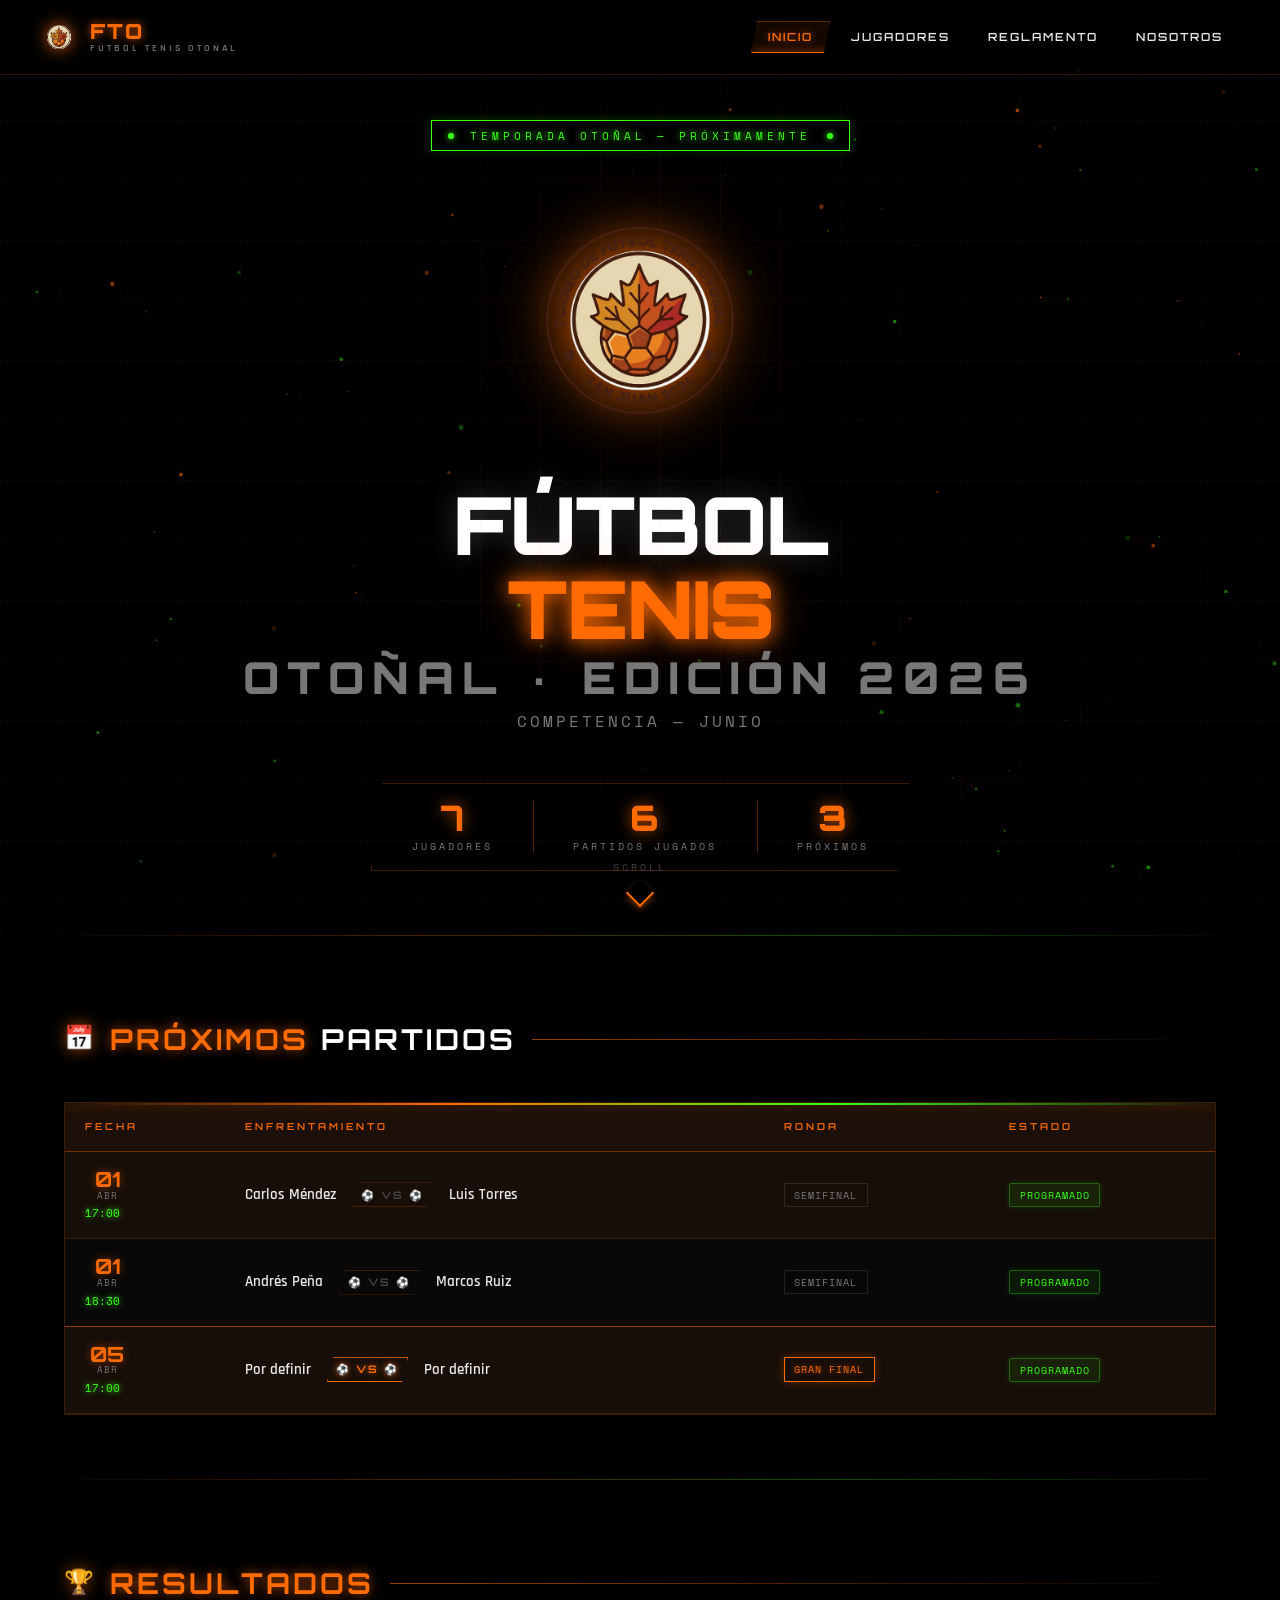
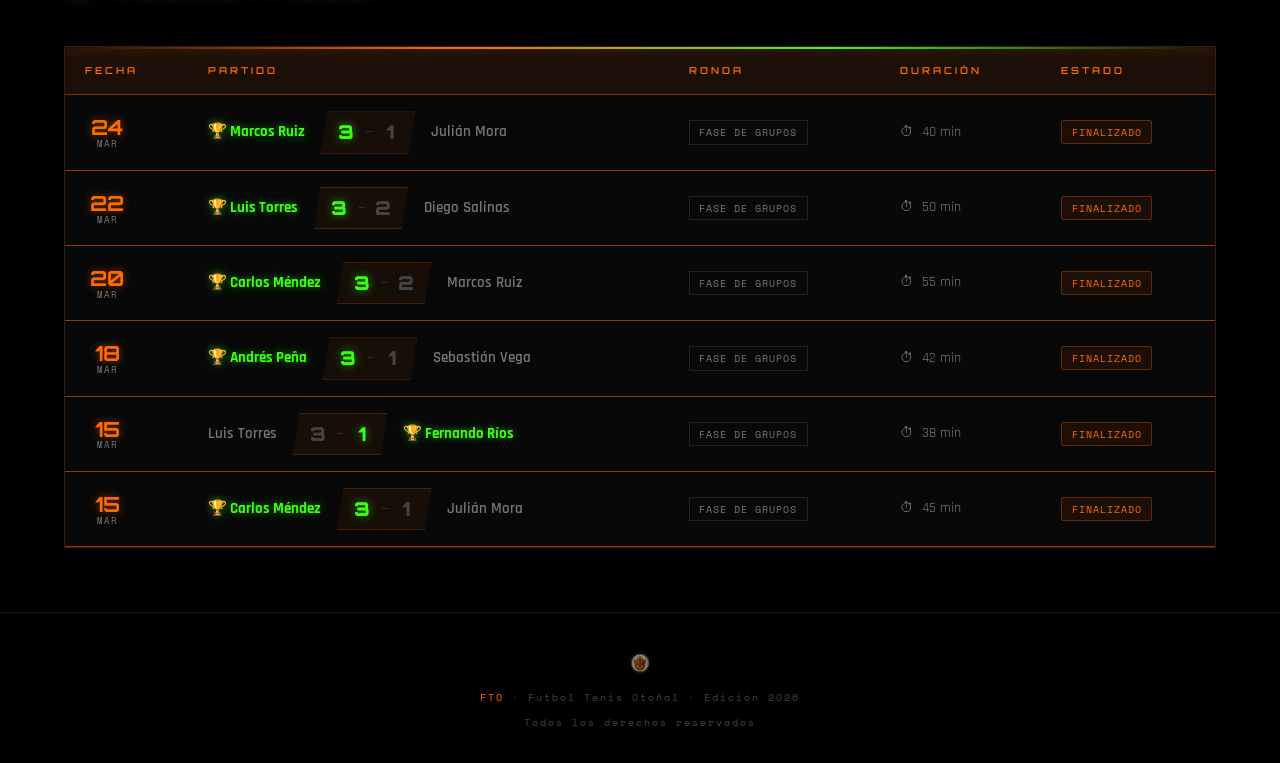
<file: index.html>
<!DOCTYPE html>
<html lang="es">
<head>
  <meta charset="UTF-8" />
  <meta name="viewport" content="width=device-width, initial-scale=1.0" />
  <meta name="description" content="Torneo de Fútbol Tenis Otoñal — Resultados, jugadores y próximos partidos." />
  <title>FTO — Fútbol Tenis Otoñal</title>
  <link rel="stylesheet" href="css/style.css" />

  <link rel="icon" type="image/png" href="img/favicon.png">

  <!-- Fallback logo color (si no carga img) -->
  <style>
    .nav-logo img { background: transparent; }
  </style>
</head>
<body>

<!-- ░░ PARTÍCULAS DE FONDO ░░ -->
<canvas id="particles-canvas" aria-hidden="true"></canvas>

<!-- ░░ NAVBAR ░░ -->
<nav class="navbar" role="navigation" aria-label="Navegación principal">
  <a href="/" class="nav-logo" aria-label="FTO Inicio">
    <img src="img/logo.png" alt="logo FTO" onerror="this.style.display='none'" />
    <div class="nav-logo-text">
      <span class="nav-siglas">FTO</span>
      <span class="nav-nombre">Fútbol Tenis Otoñal</span>
    </div>
  </a>

  <button class="burger-btn" id="burger-btn" aria-label="Abrir menú" aria-expanded="false">
    <span></span><span></span><span></span>
  </button>

  <ul class="nav-menu" id="nav-menu" role="list">
    <li><a href="/" class="nav-link active">Inicio</a></li>
    <li><a href="./jugadores/" class="nav-link">Jugadores</a></li>
    <li><a href="./reglamento/" class="nav-link">Reglamento</a></li>
    <li><a href="./nosotros/" class="nav-link">Nosotros</a></li>
  </ul>
</nav>

<!-- ░░ HERO ░░ -->
<section class="hero" aria-label="Bienvenida al torneo">
  <div class="hero-bg-lines" aria-hidden="true"></div>

  <div class="hero-badge" aria-label="Torneo en curso">
    <span></span>
    TEMPORADA OTOÑAL — PRÓXIMAMENTE
    <span></span>
  </div>

  <img
    src="img/logo.png"
    alt="logo Fútbol Tenis Otoñal"
    class="hero-logo"
    onerror="this.style.display='none'"
  />

  <h1 class="hero-titulo">
    <span class="linea1">Fútbol</span>
    <span class="linea2">Tenis</span>
    <span class="linea3">Otoñal · Edición 2026</span>
  </h1>

  <p class="hero-subtitulo">Competencia — Junio</p>

  <div class="stats-bar" role="region" aria-label="Estadísticas del torneo">
    <div class="stat-item">
      <span class="stat-num" id="stat-jugadores">0</span>
      <span class="stat-label">Jugadores</span>
    </div>
    <div class="stat-item">
      <span class="stat-num" id="stat-partidos">0</span>
      <span class="stat-label">Partidos jugados</span>
    </div>
    <div class="stat-item">
      <span class="stat-num" id="stat-proximos">0</span>
      <span class="stat-label">Próximos</span>
    </div>
  </div>

  <div class="scroll-indicator" aria-hidden="true">
    <span>SCROLL</span>
    <div class="scroll-arrow"></div>
  </div>
</section>

<div class="divider"></div>

<!-- ░░ PRÓXIMOS PARTIDOS ░░ -->
<section class="section" id="proximos" aria-labelledby="proximos-title">
  <div class="container">
    <div class="section-header reveal">
      <span class="section-icon" aria-hidden="true">📅</span>
      <h2 class="section-title" id="proximos-title">
        <span>Próximos</span> Partidos
      </h2>
      <div class="section-line" aria-hidden="true"></div>
    </div>

    <div class="table-wrapper reveal reveal-delay-1">
      <table class="fto-table" aria-label="Tabla de próximos partidos">
        <thead>
          <tr>
            <th scope="col">Fecha</th>
            <th scope="col">Enfrentamiento</th>
            <th scope="col">Ronda</th>
            <th scope="col">Estado</th>
          </tr>
        </thead>
        <tbody id="proximos-tbody">
          <!-- Renderizado por JS desde data.js → PROXIMOS_PARTIDOS -->
          <tr>
            <td colspan="5" class="empty-row">Cargando partidos…</td>
          </tr>
        </tbody>
      </table>
    </div>
  </div>
</section>

<div class="divider"></div>

<!-- ░░ RESULTADOS ░░ -->
<section class="section" id="resultados" aria-labelledby="resultados-title">
  <div class="container">
    <div class="section-header reveal">
      <span class="section-icon" aria-hidden="true">🏆</span>
      <h2 class="section-title" id="resultados-title">
        <span>Resultados</span>
      </h2>
      <div class="section-line" aria-hidden="true"></div>
    </div>

    <div class="table-wrapper reveal reveal-delay-1">
      <table class="fto-table" aria-label="Tabla de resultados">
        <thead>
          <tr>
            <th scope="col">Fecha</th>
            <th scope="col">Partido</th>
            <th scope="col">Ronda</th>
            <th scope="col" class="th-duracion">Duración</th>
            <th scope="col">Estado</th>
          </tr>
        </thead>
        <tbody id="resultados-tbody">
          <!-- Renderizado por JS desde data.js → RESULTADOS -->
          <tr>
            <td colspan="5" class="empty-row">Cargando resultados…</td>
          </tr>
        </tbody>
      </table>
    </div>
  </div>
</section>

<!-- ░░ FOOTER ░░ -->
<footer class="footer">
  <div class="footer-inner">
    <img src="img/logo.png" alt="logo FTO" class="footer-logo" onerror="this.style.display='none'" />
    <p class="footer-text">
      <span>FTO</span> · Fútbol Tenis Otoñal · Edición 2026
    </p>
    <p class="footer-text">Todos los derechos reservados</p>
  </div>
</footer>

<!-- ░░ SCRIPTS ░░ -->
<script src="js/data.js"></script>
<script src="js/main.js"></script>
</body>
</html>
</file>
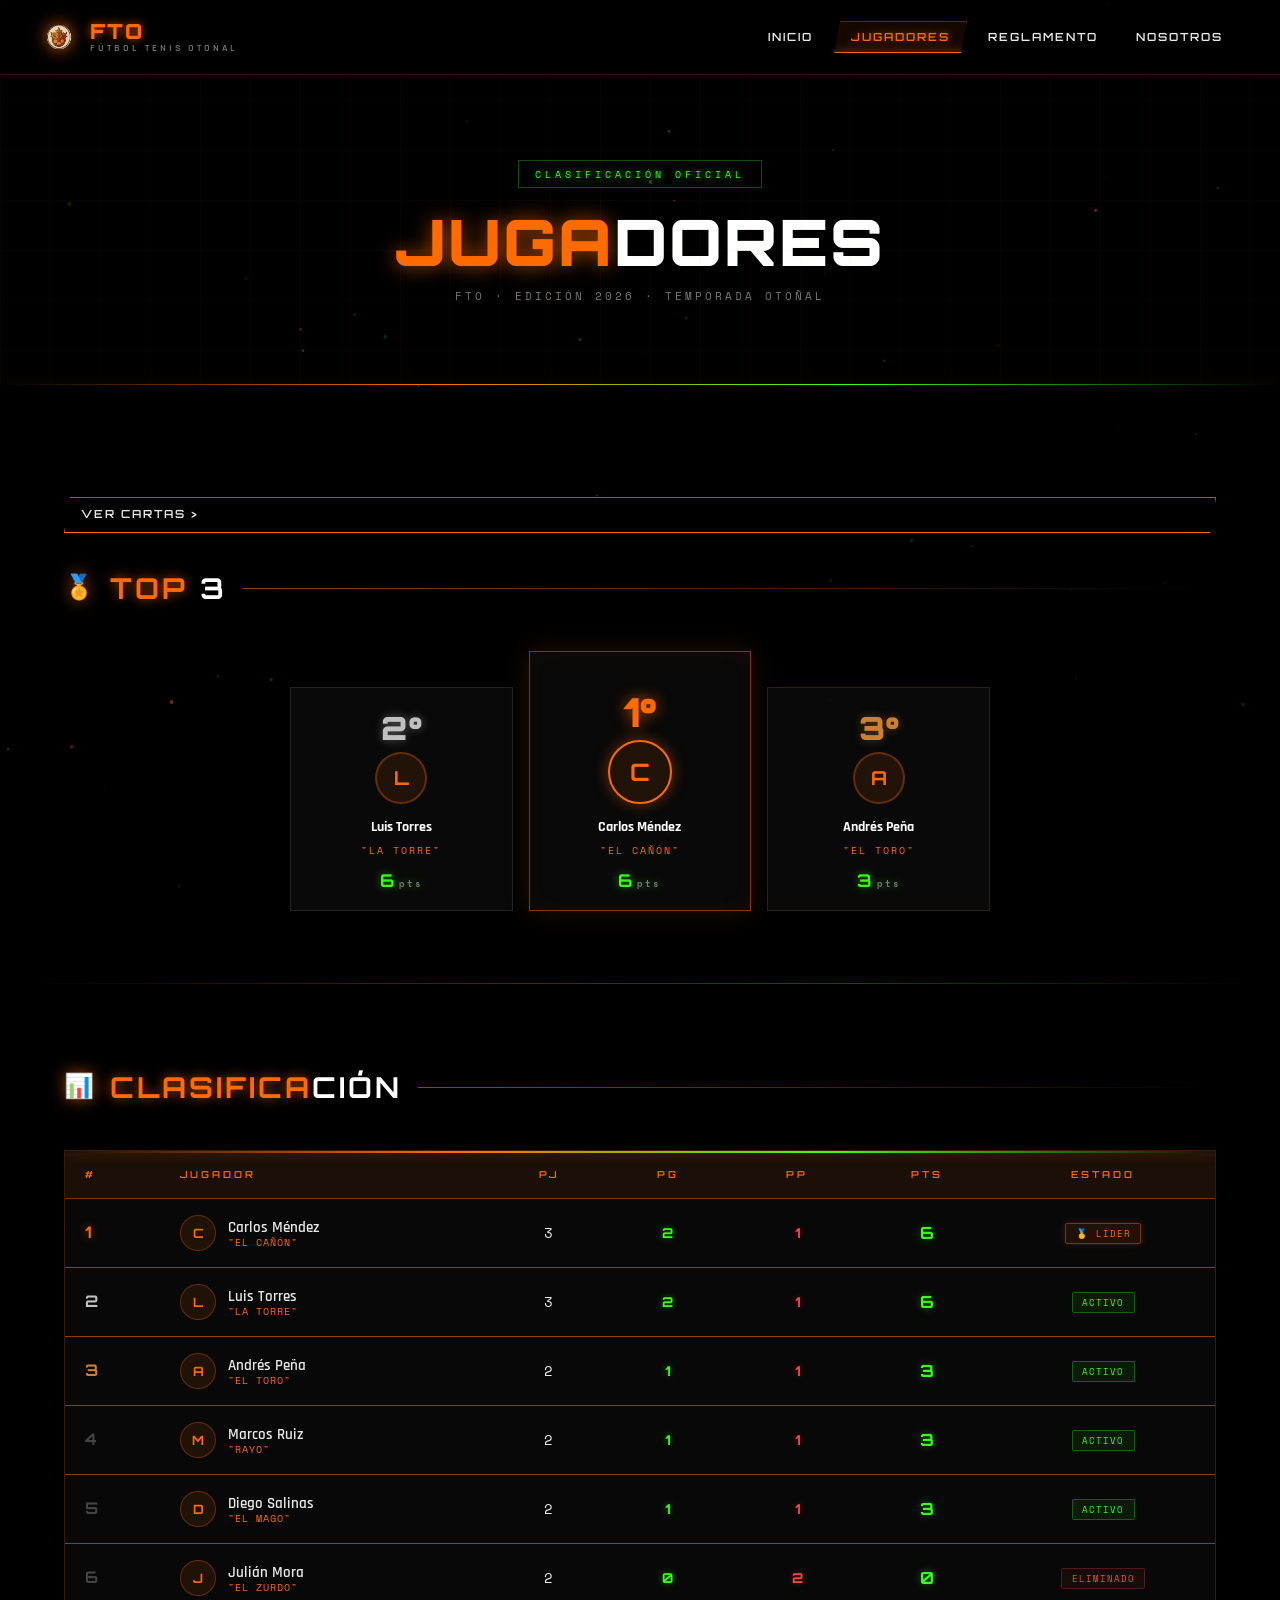
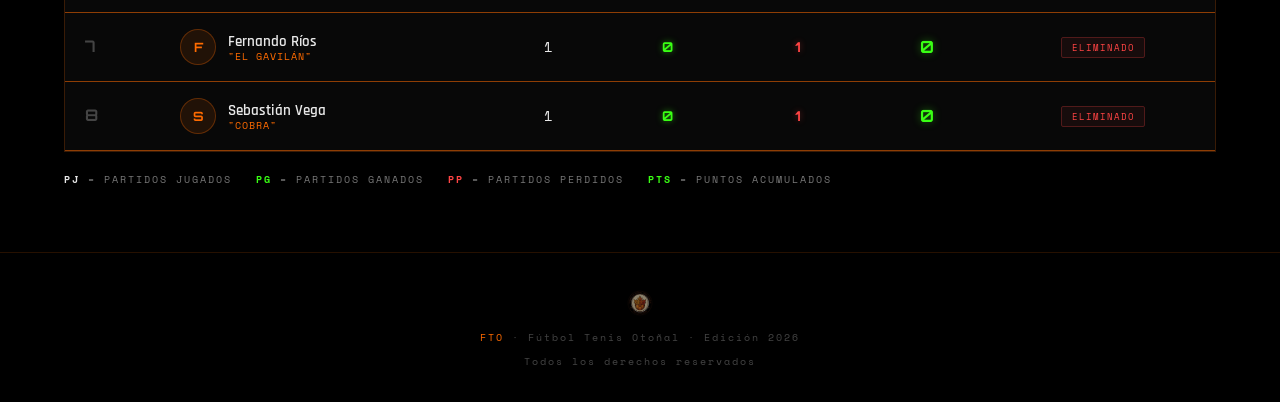
<file: jugadores.html>
<!DOCTYPE html>
<html lang="es">
<head>
    <meta charset="UTF-8" />
    <meta name="viewport" content="width=device-width, initial-scale=1.0" />
    <meta name="description" content="Jugadores y clasificación del Torneo FTO 2026." />
    <title>Jugadores — FTO</title>
    <link rel="stylesheet" href="css/style.css" />
    <link rel="stylesheet" href="css/pages.css" />

    <link rel="icon" type="image/png" href="img/favicon.png">
</head>
<body>

<canvas id="particles-canvas" aria-hidden="true"></canvas>

<!-- ░░ NAVBAR ░░ -->
<nav class="navbar" role="navigation">
    <a href="index.html" class="nav-logo">
        <img src="img/logo.png" alt="logo FTO" onerror="this.style.display='none'" />
        <div class="nav-logo-text">
        <span class="nav-siglas">FTO</span>
        <span class="nav-nombre">Fútbol Tenis Otoñal</span>
        </div>
    </a>
    <button class="burger-btn" id="burger-btn" aria-label="Abrir menú">
        <span></span><span></span><span></span>
    </button>
    <ul class="nav-menu" id="nav-menu">
        <li><a href="index.html"      class="nav-link">Inicio</a></li>
        <li><a href="jugadores.html"  class="nav-link active">Jugadores</a></li>
        <li><a href="reglamento.html" class="nav-link">Reglamento</a></li>
        <li><a href="nosotros.html"   class="nav-link">Nosotros</a></li>
    </ul>
    </nav>

    <!-- ░░ HERO INTERIOR ░░ -->
    <header class="page-hero">
    <div class="page-hero-bg" aria-hidden="true"></div>
    <div class="page-hero-tag">Clasificación oficial</div>
    <h1 class="page-hero-title"><span>Juga</span>dores</h1>
    <p class="page-hero-sub">FTO · Edición 2026 · Temporada Otoñal</p>
    <div class="page-hero-line" aria-hidden="true"></div>
    </header>

    <!-- ░░ PODIO ░░ -->
    <section class="section" style="padding-bottom:1rem;" aria-labelledby="podio-title">
    <div class="container">

        <a href="cartas.html" class="a_button">Ver Cartas ></a>

        <div class="section-header reveal">
        <span class="section-icon" aria-hidden="true">🏅</span>
        <h2 class="section-title" id="podio-title">
            <span>Top</span> 3
        </h2>
        <div class="section-line" aria-hidden="true"></div>
        </div>

        <div class="podio-section">
        <div class="podio-grid" id="podio-container" aria-label="Podio de los tres mejores jugadores">
            <!-- Renderizado por pages.js -->
        </div>
        </div>
    </div>
    </section>

    <div class="divider"></div>

    <!-- ░░ TABLA CLASIFICACIÓN ░░ -->
    <section class="section" aria-labelledby="clasificacion-title">
    <div class="container">
        <div class="section-header reveal">
        <span class="section-icon" aria-hidden="true">📊</span>
        <h2 class="section-title" id="clasificacion-title">
            <span>Clasifica</span>ción
        </h2>
        <div class="section-line" aria-hidden="true"></div>
        </div>

        <div class="table-wrapper reveal reveal-delay-1">
        <table class="fto-table" aria-label="Tabla de clasificación de jugadores">
            <thead>
            <tr>
                <th scope="col">#</th>
                <th scope="col">Jugador</th>
                <th scope="col" style="text-align:center;">PJ</th>
                <th scope="col" style="text-align:center;">PG</th>
                <th scope="col" style="text-align:center;">PP</th>
                <th scope="col" style="text-align:center;">Pts</th>
                <th scope="col" style="text-align:center;">Estado</th>
            </tr>
            </thead>
            <tbody id="jugadores-tbody">
            <tr>
                <td colspan="7" class="empty-row">Cargando jugadores…</td>
            </tr>
            </tbody>
        </table>
        </div>

        <!-- Leyenda -->
        <div class="reveal reveal-delay-2" style="margin-top:1.25rem;display:flex;gap:1.5rem;flex-wrap:wrap;font-family:var(--font-mono);font-size:0.6rem;letter-spacing:2px;color:var(--gris-claro);text-transform:uppercase;">
        <span><strong style="color:var(--blanco-soft);">PJ</strong> = Partidos Jugados</span>
        <span><strong style="color:var(--verde);">PG</strong> = Partidos Ganados</span>
        <span><strong style="color:#FF4444;">PP</strong> = Partidos Perdidos</span>
        <span><strong style="color:var(--verde);">Pts</strong> = Puntos acumulados</span>
        </div>
    </div>
</section>

<!-- ░░ FOOTER ░░ -->
<footer class="footer">
    <div class="footer-inner">
        <img src="img/logo.png" alt="logo FTO" class="footer-logo" onerror="this.style.display='none'" />
        <p class="footer-text"><span>FTO</span> · Fútbol Tenis Otoñal · Edición 2026</p>
        <p class="footer-text">Todos los derechos reservados</p>
    </div>
</footer>

<script src="js/data.js"></script>
<script src="js/pages.js"></script>
</body>
</html>
</file>
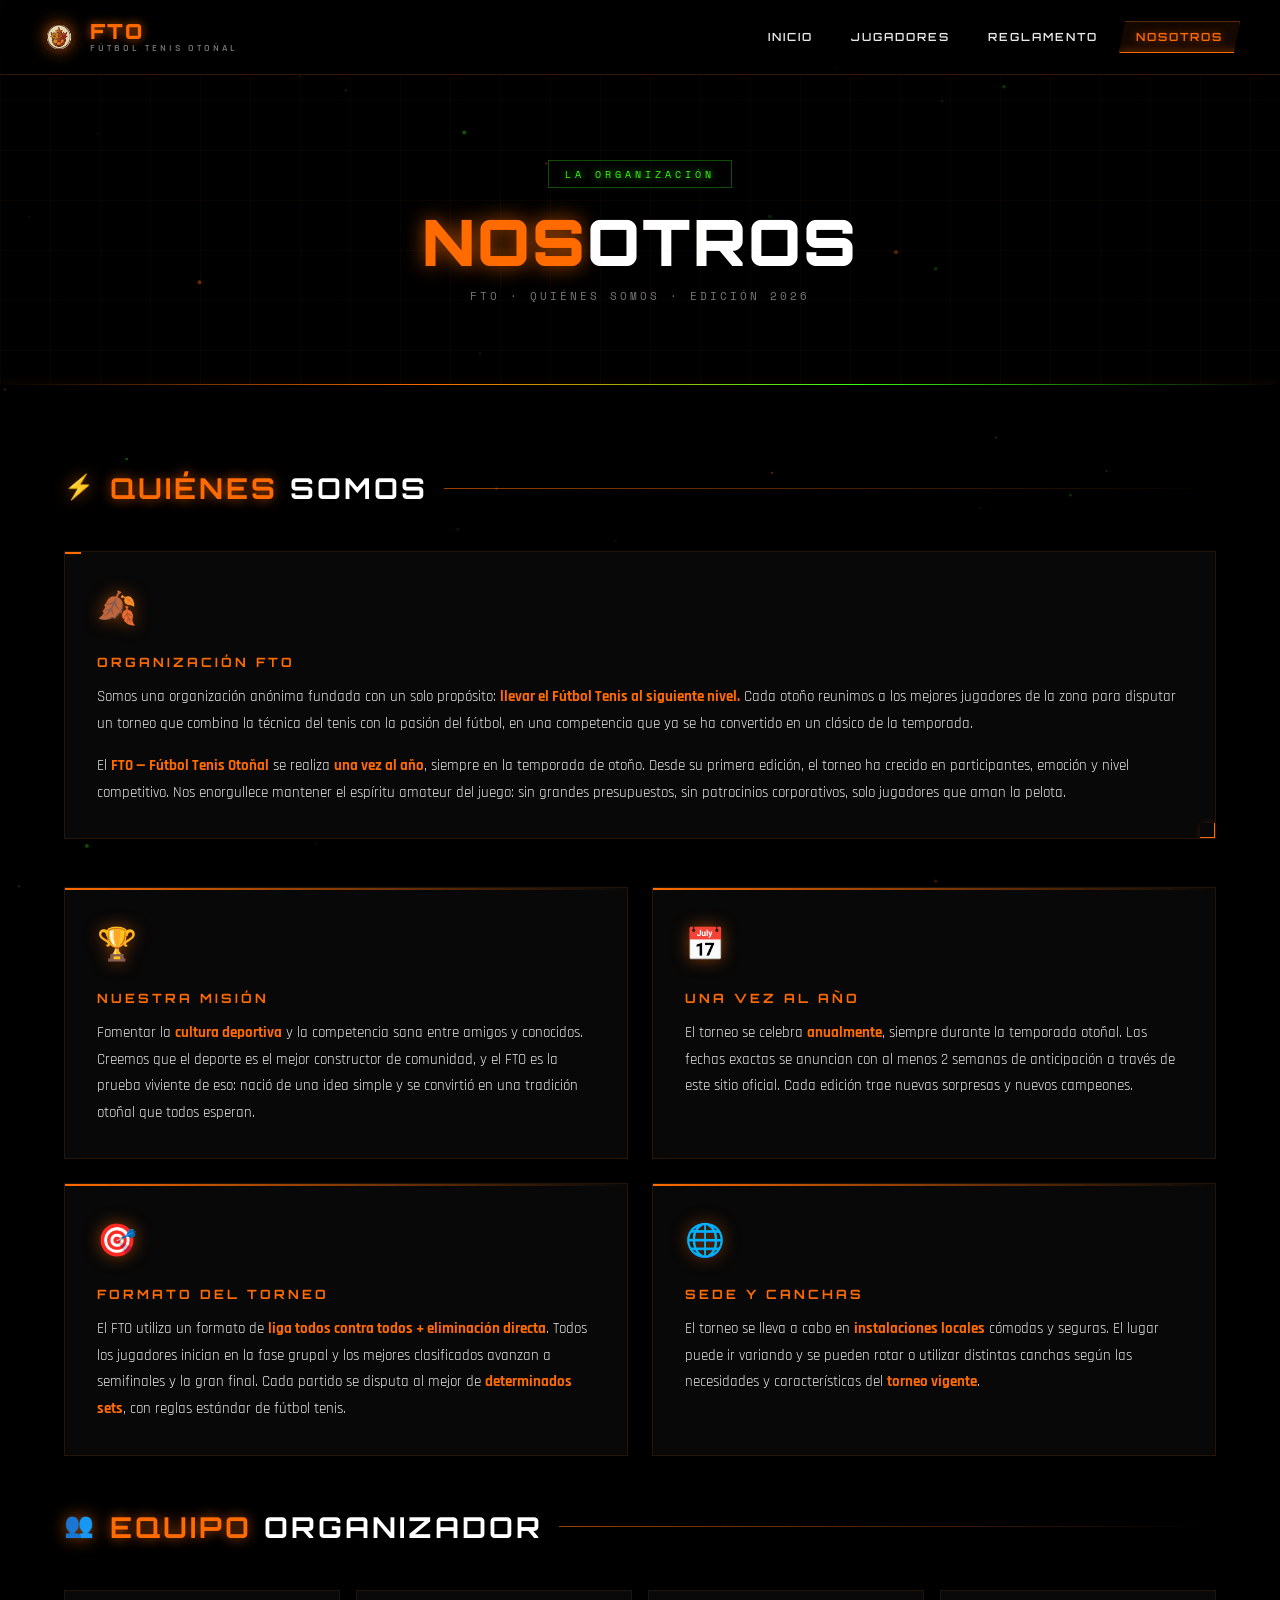
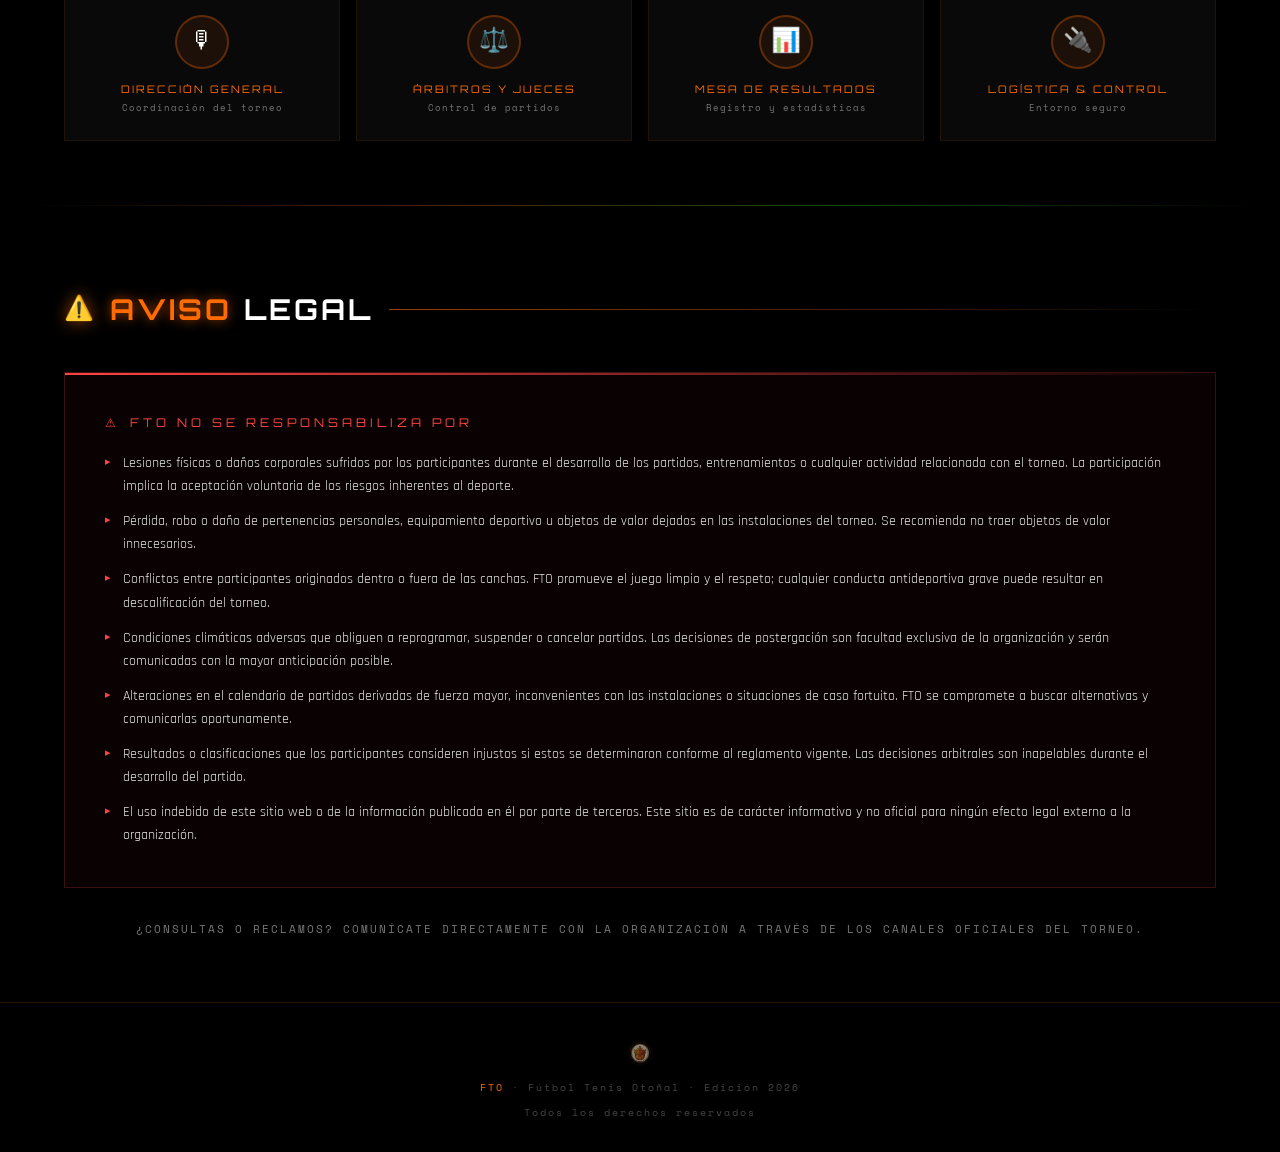
<file: nosotros.html>
<!DOCTYPE html>
<html lang="es">
<head>
    <meta charset="UTF-8" />
    <meta name="viewport" content="width=device-width, initial-scale=1.0" />
    <meta name="description" content="Quiénes somos — Organización FTO, Fútbol Tenis Otoñal." />
    <title>Nosotros — FTO</title>
    <link rel="stylesheet" href="css/style.css" />
    <link rel="stylesheet" href="css/pages.css" />

    <link rel="icon" type="image/png" href="img/favicon.png">
    </head>
    <body>

    <canvas id="particles-canvas" aria-hidden="true"></canvas>

    <!-- ░░ NAVBAR ░░ -->
    <nav class="navbar" role="navigation">
    <a href="index.html" class="nav-logo">
        <img src="img/logo.png" alt="logo FTO" onerror="this.style.display='none'" />
        <div class="nav-logo-text">
        <span class="nav-siglas">FTO</span>
        <span class="nav-nombre">Fútbol Tenis Otoñal</span>
        </div>
    </a>
    <button class="burger-btn" id="burger-btn" aria-label="Abrir menú">
        <span></span><span></span><span></span>
    </button>
    <ul class="nav-menu" id="nav-menu">
        <li><a href="index.html"      class="nav-link">Inicio</a></li>
        <li><a href="jugadores.html"  class="nav-link">Jugadores</a></li>
        <li><a href="reglamento.html" class="nav-link">Reglamento</a></li>
        <li><a href="nosotros.html"   class="nav-link active">Nosotros</a></li>
    </ul>
    </nav>

    <!-- ░░ HERO INTERIOR ░░ -->
    <header class="page-hero">
    <div class="page-hero-bg" aria-hidden="true"></div>
    <div class="page-hero-tag">La organización</div>
    <h1 class="page-hero-title"><span>Nos</span>otros</h1>
    <p class="page-hero-sub">FTO · Quiénes somos · Edición 2026</p>
    <div class="page-hero-line" aria-hidden="true"></div>
    </header>

    <!-- ░░ QUIÉNES SOMOS ░░ -->
    <section class="section" aria-labelledby="quienes-title">
    <div class="container">

        <div class="section-header reveal">
        <span class="section-icon" aria-hidden="true">⚡</span>
        <h2 class="section-title" id="quienes-title">
            <span>Quiénes</span> Somos
        </h2>
        <div class="section-line" aria-hidden="true"></div>
        </div>

        <!-- Card principal ancha -->
        <div class="nosotros-full reveal reveal-delay-1">
        <div class="info-card corner-card">
            <div class="info-card-icon">🍂</div>
            <div class="info-card-title">Organización FTO</div>
            <p class="info-card-text">
            Somos una organización anónima fundada con un solo propósito:
            <span>llevar el Fútbol Tenis al siguiente nivel.</span>
            Cada otoño reunimos a los mejores jugadores de la zona para disputar
            un torneo que combina la técnica del tenis con la pasión del fútbol,
            en una competencia que ya se ha convertido en un clásico de la temporada.
            </p>
            <p class="info-card-text" style="margin-top:1rem;">
            El <span>FTO — Fútbol Tenis Otoñal</span> se realiza <span>una vez al año</span>,
            siempre en la temporada de otoño. Desde su primera edición, el torneo ha crecido
            en participantes, emoción y nivel competitivo. Nos enorgullece mantener el espíritu
            amateur del juego: sin grandes presupuestos, sin patrocinios corporativos,
            solo jugadores que aman la pelota.
            </p>
        </div>
        </div>

        <!-- Grid de tarjetas de info -->
        <div class="nosotros-grid">

        <div class="info-card reveal reveal-delay-1">
            <div class="info-card-icon">🏆</div>
            <div class="info-card-title">Nuestra Misión</div>
            <p class="info-card-text">
            Fomentar la <span>cultura deportiva</span> y la competencia sana entre amigos y conocidos.
            Creemos que el deporte es el mejor constructor de comunidad, y el FTO es la prueba viviente
            de eso: nació de una idea simple y se convirtió en una tradición otoñal que todos esperan.
            </p>
        </div>

        <div class="info-card reveal reveal-delay-2">
            <div class="info-card-icon">📅</div>
            <div class="info-card-title">Una vez al año</div>
            <p class="info-card-text">
            El torneo se celebra <span>anualmente</span>, siempre durante la temporada otoñal.
            Las fechas exactas se anuncian con al menos 2 semanas de anticipación a través de
            este sitio oficial. Cada edición trae nuevas sorpresas y nuevos campeones.
            </p>
        </div>

        <div class="info-card reveal reveal-delay-1">
            <div class="info-card-icon">🎯</div>
            <div class="info-card-title">Formato del Torneo</div>
            <p class="info-card-text">
            El FTO utiliza un formato de <span>liga todos contra todos + eliminación directa</span>.
            Todos los jugadores inician en la fase grupal y los mejores clasificados
            avanzan a semifinales y la gran final. Cada partido se disputa al mejor de
            <span>determinados sets</span>, con reglas estándar de fútbol tenis.
            </p>
        </div>

        <div class="info-card reveal reveal-delay-2">
            <div class="info-card-icon">🌐</div>
            <div class="info-card-title">Sede y Canchas</div>
            <p class="info-card-text">
            El torneo se lleva a cabo en <span>instalaciones locales</span> cómodas y seguras.
            El lugar puede ir variando y se pueden rotar o utilizar distintas canchas según las necesidades y características del <span>torneo vigente</span>.
            </p>
        </div>

        </div>

        <!-- Equipo organizador -->
        <div class="section-header reveal" style="margin-top:3rem;">
        <span class="section-icon" aria-hidden="true">👥</span>
        <h2 class="section-title">
            <span>Equipo</span> Organizador
        </h2>
        <div class="section-line" aria-hidden="true"></div>
        </div>

        <div class="team-grid reveal reveal-delay-1">
        <div class="team-card">
            <div class="team-avatar">🎙</div>
            <div class="team-name">Dirección General</div>
            <div class="team-role">Coordinación del torneo</div>
        </div>
        <div class="team-card">
            <div class="team-avatar">⚖️</div>
            <div class="team-name">Árbitros y Jueces</div>
            <div class="team-role">Control de partidos</div>
        </div>
        <div class="team-card">
            <div class="team-avatar">📊</div>
            <div class="team-name">Mesa de Resultados</div>
            <div class="team-role">Registro y estadísticas</div>
        </div>
        <div class="team-card">
            <div class="team-avatar">🔌</div>
            <div class="team-name">Logística & Control</div>
            <div class="team-role">Entorno seguro</div>
        </div>
        </div>

    </div>
    </section>

    <div class="divider"></div>

    <!-- ░░ AVISO LEGAL / DISCLAIMER ░░ -->
    <section class="section" aria-labelledby="disclaimer-title">
    <div class="container">

        <div class="section-header reveal">
        <span class="section-icon" aria-hidden="true">⚠️</span>
        <h2 class="section-title" id="disclaimer-title">
            <span>Aviso</span> Legal
        </h2>
        <div class="section-line" aria-hidden="true"></div>
        </div>

        <div class="disclaimer-section reveal reveal-delay-1">
        <div class="disclaimer-title">
            <span>⚠</span>
            FTO no se responsabiliza por
        </div>
        <ul class="disclaimer-list" role="list">
            <li>
            Lesiones físicas o daños corporales sufridos por los participantes durante el desarrollo de los partidos, entrenamientos o cualquier actividad relacionada con el torneo. La participación implica la aceptación voluntaria de los riesgos inherentes al deporte.
            </li>
            <li>
            Pérdida, robo o daño de pertenencias personales, equipamiento deportivo u objetos de valor dejados en las instalaciones del torneo. Se recomienda no traer objetos de valor innecesarios.
            </li>
            <li>
            Conflictos entre participantes originados dentro o fuera de las canchas. FTO promueve el juego limpio y el respeto; cualquier conducta antideportiva grave puede resultar en descalificación del torneo.
            </li>
            <li>
            Condiciones climáticas adversas que obliguen a reprogramar, suspender o cancelar partidos. Las decisiones de postergación son facultad exclusiva de la organización y serán comunicadas con la mayor anticipación posible.
            </li>
            <li>
            Alteraciones en el calendario de partidos derivadas de fuerza mayor, inconvenientes con las instalaciones o situaciones de caso fortuito. FTO se compromete a buscar alternativas y comunicarlas oportunamente.
            </li>
            <li>
            Resultados o clasificaciones que los participantes consideren injustos si estos se determinaron conforme al reglamento vigente. Las decisiones arbitrales son inapelables durante el desarrollo del partido.
            </li>
            <li>
            El uso indebido de este sitio web o de la información publicada en él por parte de terceros. Este sitio es de carácter informativo y no oficial para ningún efecto legal externo a la organización.
            </li>
        </ul>
        </div>

        <!-- Contacto -->
        <div class="reveal reveal-delay-2" style="margin-top:2rem;text-align:center;">
        <p style="font-family:var(--font-mono);font-size:0.7rem;letter-spacing:2px;color:var(--gris-claro);text-transform:uppercase;">
            ¿Consultas o reclamos? Comunícate directamente con la organización a través de los canales oficiales del torneo.
        </p>
        </div>

    </div>
</section>

<!-- ░░ FOOTER ░░ -->
<footer class="footer">
    <div class="footer-inner">
        <img src="img/logo.png" alt="logo FTO" class="footer-logo" onerror="this.style.display='none'" />
        <p class="footer-text"><span>FTO</span> · Fútbol Tenis Otoñal · Edición 2026</p>
        <p class="footer-text">Todos los derechos reservados</p>
    </div>
</footer>

<script src="js/data.js"></script>
<script src="js/pages.js"></script>
</body>
</html>
</file>
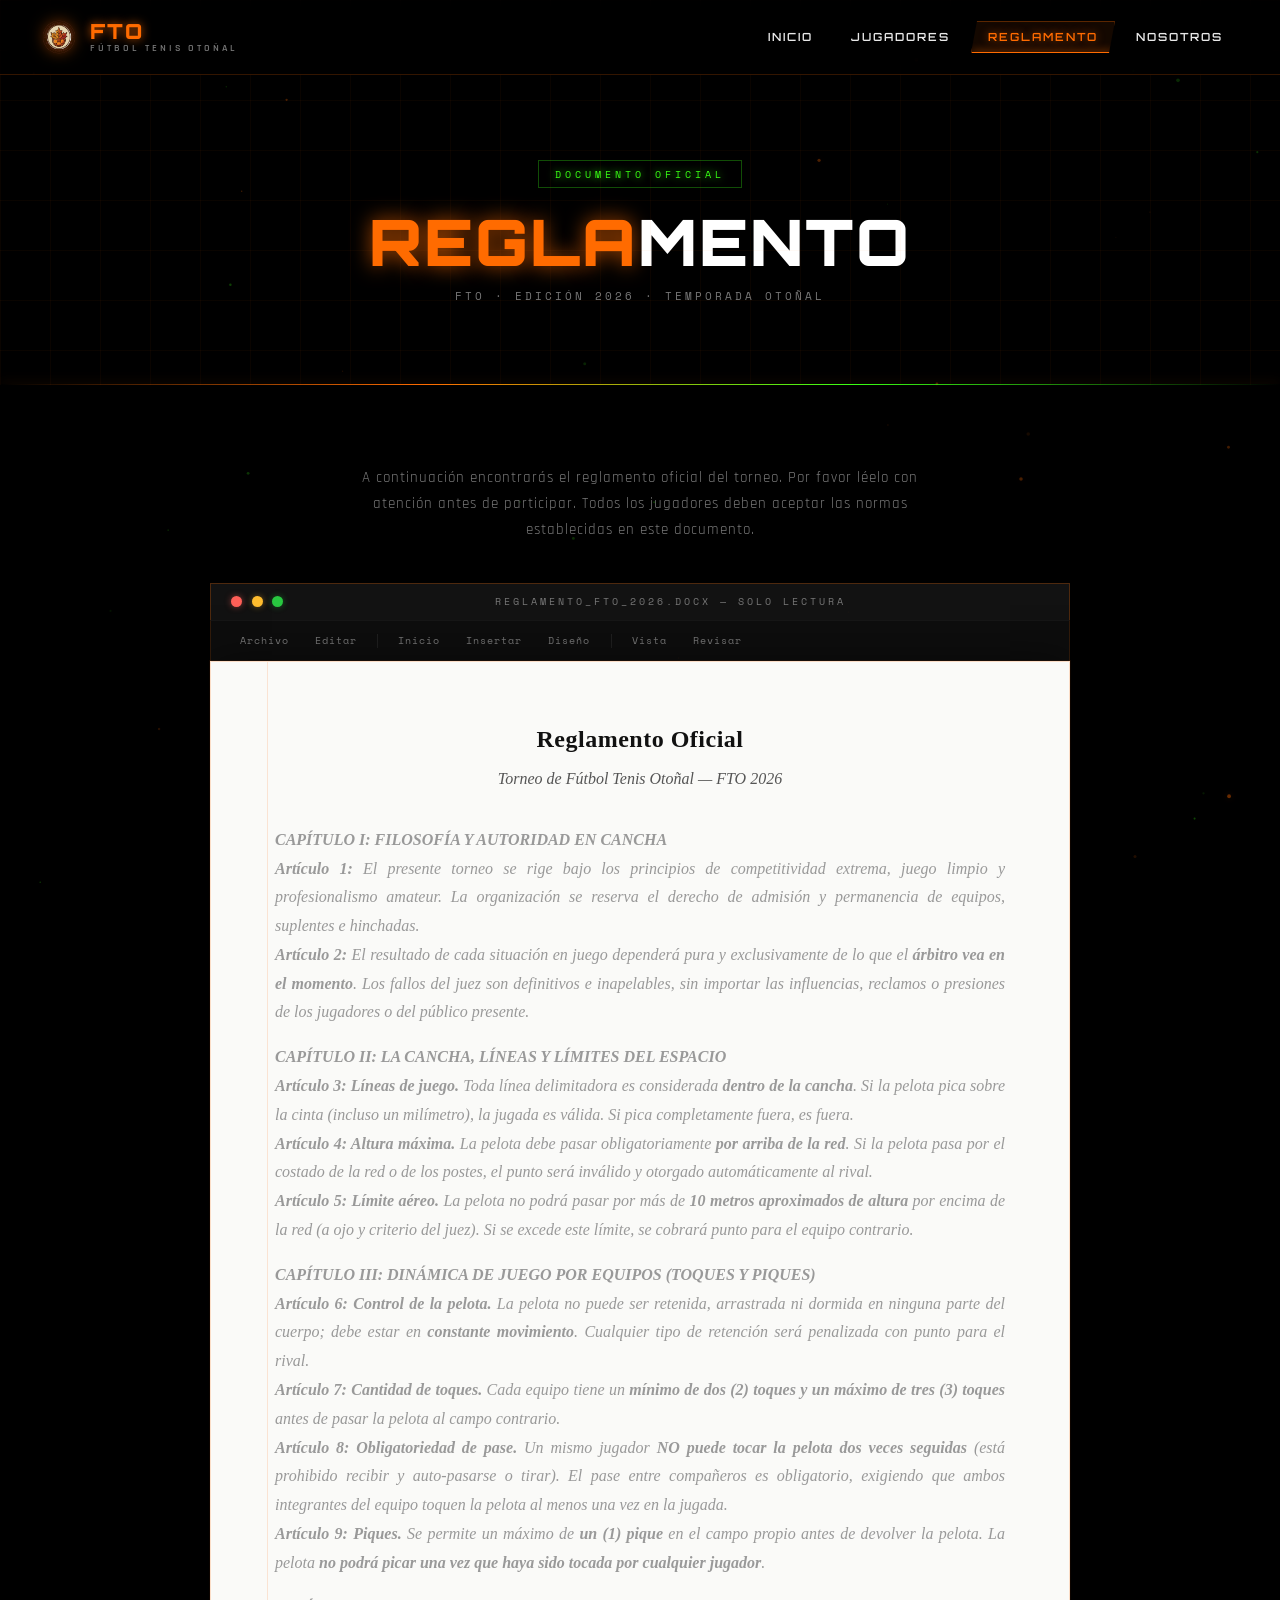
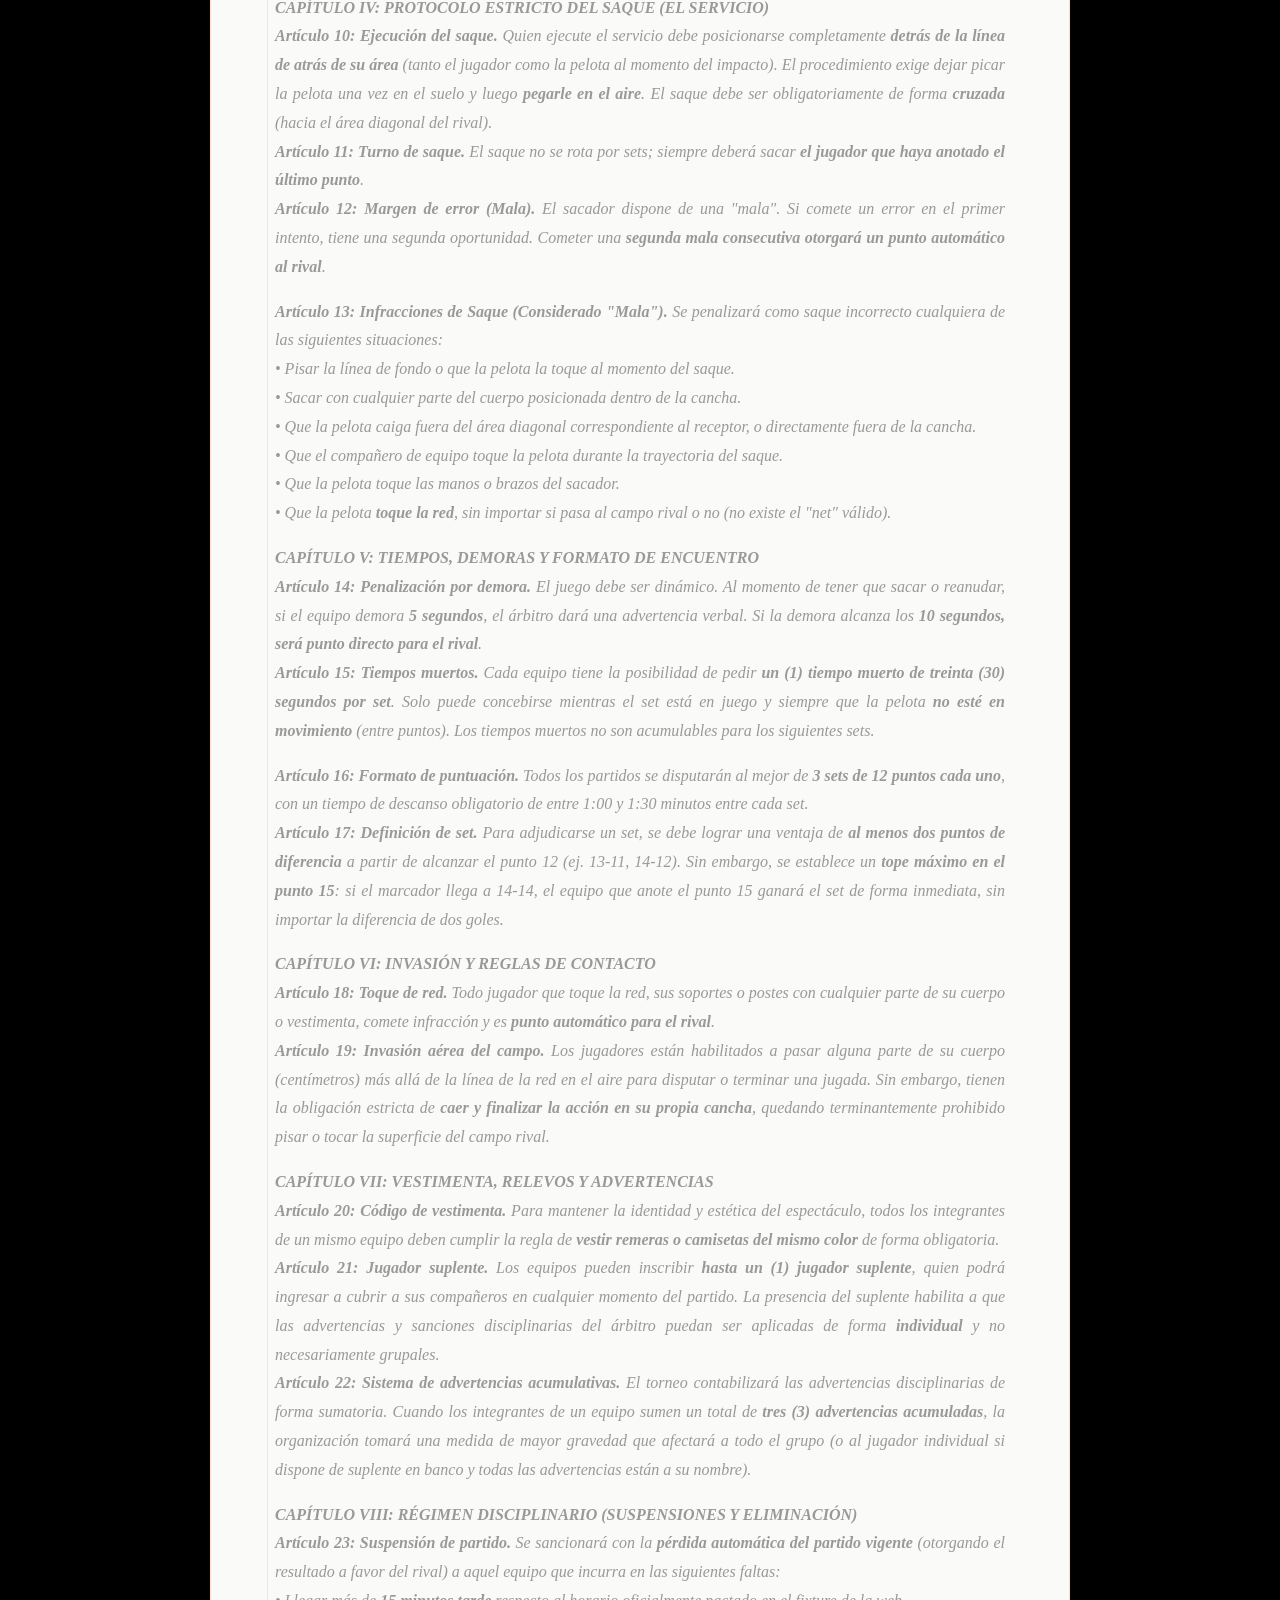
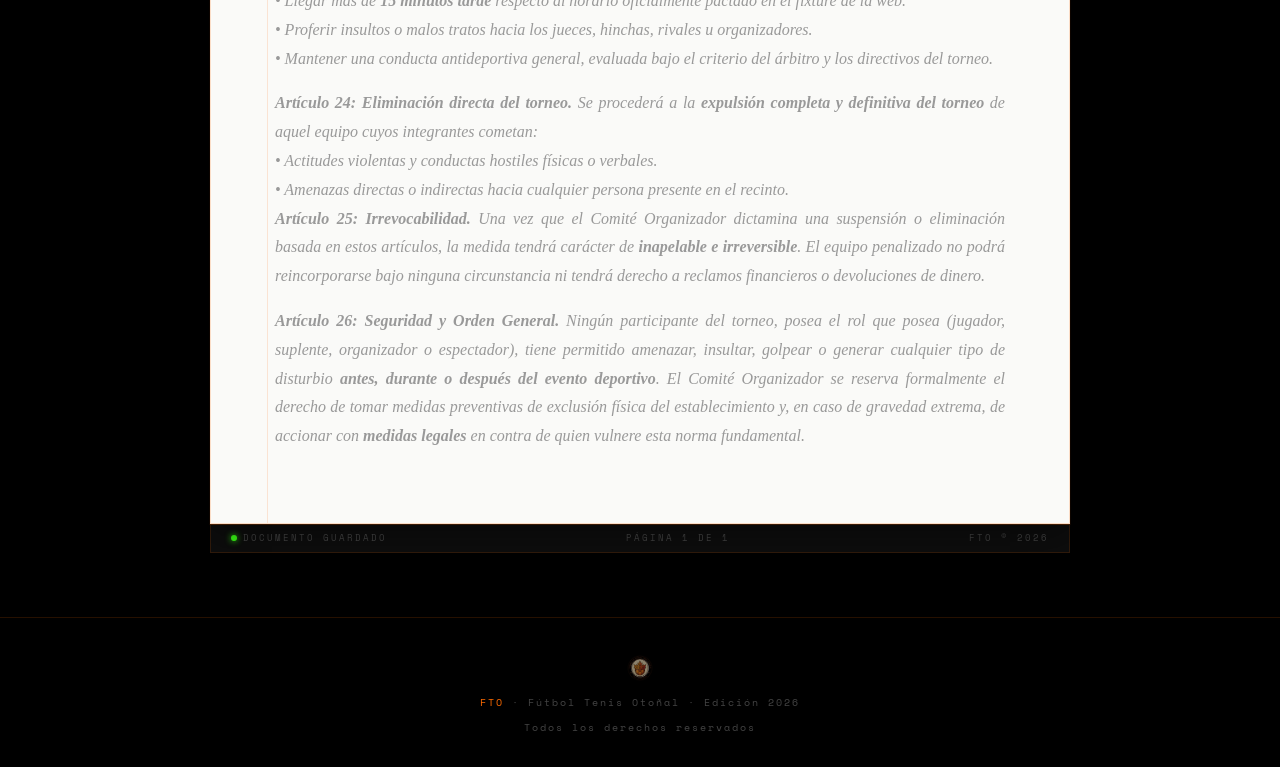
<file: reglamento.html>
<!DOCTYPE html>
<html lang="es">
<head>
    <meta charset="UTF-8" />
    <meta name="viewport" content="width=device-width, initial-scale=1.0" />
    <meta name="description" content="Reglamento oficial del Torneo de Fútbol Tenis Otoñal — FTO 2026." />
    <title>Reglamento — FTO</title>
    <link rel="stylesheet" href="css/style.css" />
    <link rel="stylesheet" href="css/pages.css" />

    <link rel="icon" type="image/png" href="img/favicon.png">
    </head>
    <body>

    <canvas id="particles-canvas" aria-hidden="true"></canvas>

    <!-- ░░ NAVBAR ░░ -->
    <nav class="navbar" role="navigation" aria-label="Navegación principal">
    <a href="index.html" class="nav-logo">
        <img src="img/logo.png" alt="logo FTO" onerror="this.style.display='none'" />
        <div class="nav-logo-text">
        <span class="nav-siglas">FTO</span>
        <span class="nav-nombre">Fútbol Tenis Otoñal</span>
        </div>
    </a>
    <button class="burger-btn" id="burger-btn" aria-label="Abrir menú">
        <span></span><span></span><span></span>
    </button>
    <ul class="nav-menu" id="nav-menu">
        <li><a href="index.html"      class="nav-link">Inicio</a></li>
        <li><a href="jugadores.html"  class="nav-link">Jugadores</a></li>
        <li><a href="reglamento.html" class="nav-link active">Reglamento</a></li>
        <li><a href="nosotros.html"   class="nav-link">Nosotros</a></li>
    </ul>
    </nav>

    <!-- ░░ HERO INTERIOR ░░ -->
    <header class="page-hero">
    <div class="page-hero-bg" aria-hidden="true"></div>
    <div class="page-hero-tag">Documento oficial</div>
    <h1 class="page-hero-title"><span>Regla</span>mento</h1>
    <p class="page-hero-sub">FTO · Edición 2026 · Temporada Otoñal</p>
    <div class="page-hero-line" aria-hidden="true"></div>
    </header>

    <!-- ░░ CONTENIDO ░░ -->
    <main class="section">
    <div class="container">

        <p class="reglamento-intro reveal">
        A continuación encontrarás el reglamento oficial del torneo. Por favor léelo con atención antes de participar. Todos los jugadores deben aceptar las normas establecidas en este documento.
        </p>

        <!-- El "Word" simulado -->
        <div class="word-wrapper reveal reveal-delay-1">

        <!-- Barra de título -->
        <div class="word-topbar">
            <span class="word-dot rojo"></span>
            <span class="word-dot ambar"></span>
            <span class="word-dot verde"></span>
            <span class="word-title-bar">Reglamento_FTO_2026.docx — Solo lectura</span>
        </div>

        <!-- Barra de herramientas -->
        <div class="word-toolbar" aria-hidden="true">
            <span class="toolbar-btn">Archivo</span>
            <span class="toolbar-btn">Editar</span>
            <span class="toolbar-sep"></span>
            <span class="toolbar-btn">Inicio</span>
            <span class="toolbar-btn">Insertar</span>
            <span class="toolbar-btn">Diseño</span>
            <span class="toolbar-sep"></span>
            <span class="toolbar-btn">Vista</span>
            <span class="toolbar-btn">Revisar</span>
        </div>

        <!-- La hoja del documento -->
        <div class="word-doc" role="document" aria-label="Documento de reglamento">
            <div class="word-content">

            <h1>Reglamento Oficial</h1>
            <h2>Torneo de Fútbol Tenis Otoñal — FTO 2026</h2>

            <p class="placeholder-text">
                <strong>CAPÍTULO I: FILOSOFÍA Y AUTORIDAD EN CANCHA</strong><br>
                <strong>Artículo 1:</strong> El presente torneo se rige bajo los principios de competitividad extrema, juego limpio y profesionalismo amateur. La organización se reserva el derecho de admisión y permanencia de equipos, suplentes e hinchadas.<br>
                <strong>Artículo 2:</strong> El resultado de cada situación en juego dependerá pura y exclusivamente de lo que el <strong>árbitro vea en el momento</strong>. Los fallos del juez son definitivos e inapelables, sin importar las influencias, reclamos o presiones de los jugadores o del público presente.
            </p>

            <p class="placeholder-text">
                <strong>CAPÍTULO II: LA CANCHA, LÍNEAS Y LÍMITES DEL ESPACIO</strong><br>
                <strong>Artículo 3: Líneas de juego.</strong> Toda línea delimitadora es considerada <strong>dentro de la cancha</strong>. Si la pelota pica sobre la cinta (incluso un milímetro), la jugada es válida. Si pica completamente fuera, es fuera.<br>
                <strong>Artículo 4: Altura máxima.</strong> La pelota debe pasar obligatoriamente <strong>por arriba de la red</strong>. Si la pelota pasa por el costado de la red o de los postes, el punto será inválido y otorgado automáticamente al rival.<br>
                <strong>Artículo 5: Límite aéreo.</strong> La pelota no podrá pasar por más de <strong>10 metros aproximados de altura</strong> por encima de la red (a ojo y criterio del juez). Si se excede este límite, se cobrará punto para el equipo contrario.
            </p>

            <p class="placeholder-text">
                <strong>CAPÍTULO III: DINÁMICA DE JUEGO POR EQUIPOS (TOQUES Y PIQUES)</strong><br>
                <strong>Artículo 6: Control de la pelota.</strong> La pelota no puede ser retenida, arrastrada ni dormida en ninguna parte del cuerpo; debe estar en <strong>constante movimiento</strong>. Cualquier tipo de retención será penalizada con punto para el rival.<br>
                <strong>Artículo 7: Cantidad de toques.</strong> Cada equipo tiene un <strong>mínimo de dos (2) toques y un máximo de tres (3) toques</strong> antes de pasar la pelota al campo contrario.<br>
                <strong>Artículo 8: Obligatoriedad de pase.</strong> Un mismo jugador <strong>NO puede tocar la pelota dos veces seguidas</strong> (está prohibido recibir y auto-pasarse o tirar). El pase entre compañeros es obligatorio, exigiendo que ambos integrantes del equipo toquen la pelota al menos una vez en la jugada.<br>
                <strong>Artículo 9: Piques.</strong> Se permite un máximo de <strong>un (1) pique</strong> en el campo propio antes de devolver la pelota. La pelota <strong>no podrá picar una vez que haya sido tocada por cualquier jugador</strong>.
            </p>

            <p class="placeholder-text">
                <strong>CAPÍTULO IV: PROTOCOLO ESTRICTO DEL SAQUE (EL SERVICIO)</strong><br>
                <strong>Artículo 10: Ejecución del saque.</strong> Quien ejecute el servicio debe posicionarse completamente <strong>detrás de la línea de atrás de su área</strong> (tanto el jugador como la pelota al momento del impacto). El procedimiento exige dejar picar la pelota una vez en el suelo y luego <strong>pegarle en el aire</strong>. El saque debe ser obligatoriamente de forma <strong>cruzada</strong> (hacia el área diagonal del rival).<br>
                <strong>Artículo 11: Turno de saque.</strong> El saque no se rota por sets; siempre deberá sacar <strong>el jugador que haya anotado el último punto</strong>.<br>
                <strong>Artículo 12: Margen de error (Mala).</strong> El sacador dispone de una "mala". Si comete un error en el primer intento, tiene una segunda oportunidad. Cometer una <strong>segunda mala consecutiva otorgará un punto automático al rival</strong>.
            </p>

            <p class="placeholder-text">
                <strong>Artículo 13: Infracciones de Saque (Considerado "Mala").</strong> Se penalizará como saque incorrecto cualquiera de las siguientes situaciones:<br>
                • Pisar la línea de fondo o que la pelota la toque al momento del saque.<br>
                • Sacar con cualquier parte del cuerpo posicionada dentro de la cancha.<br>
                • Que la pelota caiga fuera del área diagonal correspondiente al receptor, o directamente fuera de la cancha.<br>
                • Que el compañero de equipo toque la pelota durante la trayectoria del saque.<br>
                • Que la pelota toque las manos o brazos del sacador.<br>
                • Que la pelota <strong>toque la red</strong>, sin importar si pasa al campo rival o no (no existe el "net" válido).
            </p>

            <p class="placeholder-text">
                <strong>CAPÍTULO V: TIEMPOS, DEMORAS Y FORMATO DE ENCUENTRO</strong><br>
                <strong>Artículo 14: Penalización por demora.</strong> El juego debe ser dinámico. Al momento de tener que sacar o reanudar, si el equipo demora <strong>5 segundos</strong>, el árbitro dará una advertencia verbal. Si la demora alcanza los <strong>10 segundos, será punto directo para el rival</strong>.<br>
                <strong>Artículo 15: Tiempos muertos.</strong> Cada equipo tiene la posibilidad de pedir <strong>un (1) tiempo muerto de treinta (30) segundos por set</strong>. Solo puede concebirse mientras el set está en juego y siempre que la pelota <strong>no esté en movimiento</strong> (entre puntos). Los tiempos muertos no son acumulables para los siguientes sets.
            </p>

            <p class="placeholder-text">
                <strong>Artículo 16: Formato de puntuación.</strong> Todos los partidos se disputarán al mejor de <strong>3 sets de 12 puntos cada uno</strong>, con un tiempo de descanso obligatorio de entre 1:00 y 1:30 minutos entre cada set.<br>
                <strong>Artículo 17: Definición de set.</strong> Para adjudicarse un set, se debe lograr una ventaja de <strong>al menos dos puntos de diferencia</strong> a partir de alcanzar el punto 12 (ej. 13-11, 14-12). Sin embargo, se establece un <strong>tope máximo en el punto 15</strong>: si el marcador llega a 14-14, el equipo que anote el punto 15 ganará el set de forma inmediata, sin importar la diferencia de dos goles.
            </p>

            <p class="placeholder-text">
                <strong>CAPÍTULO VI: INVASIÓN Y REGLAS DE CONTACTO</strong><br>
                <strong>Artículo 18: Toque de red.</strong> Todo jugador que toque la red, sus soportes o postes con cualquier parte de su cuerpo o vestimenta, comete infracción y es <strong>punto automático para el rival</strong>.<br>
                <strong>Artículo 19: Invasión aérea del campo.</strong> Los jugadores están habilitados a pasar alguna parte de su cuerpo (centímetros) más allá de la línea de la red en el aire para disputar o terminar una jugada. Sin embargo, tienen la obligación estricta de <strong>caer y finalizar la acción en su propia cancha</strong>, quedando terminantemente prohibido pisar o tocar la superficie del campo rival.
            </p>

            <p class="placeholder-text">
                <strong>CAPÍTULO VII: VESTIMENTA, RELEVOS Y ADVERTENCIAS</strong><br>
                <strong>Artículo 20: Código de vestimenta.</strong> Para mantener la identidad y estética del espectáculo, todos los integrantes de un mismo equipo deben cumplir la regla de <strong>vestir remeras o camisetas del mismo color</strong> de forma obligatoria.<br>
                <strong>Artículo 21: Jugador suplente.</strong> Los equipos pueden inscribir <strong>hasta un (1) jugador suplente</strong>, quien podrá ingresar a cubrir a sus compañeros en cualquier momento del partido. La presencia del suplente habilita a que las advertencias y sanciones disciplinarias del árbitro puedan ser aplicadas de forma <strong>individual</strong> y no necesariamente grupales.<br>
                <strong>Artículo 22: Sistema de advertencias acumulativas.</strong> El torneo contabilizará las advertencias disciplinarias de forma sumatoria. Cuando los integrantes de un equipo sumen un total de <strong>tres (3) advertencias acumuladas</strong>, la organización tomará una medida de mayor gravedad que afectará a todo el grupo (o al jugador individual si dispone de suplente en banco y todas las advertencias están a su nombre).
            </p>

            <p class="placeholder-text">
                <strong>CAPÍTULO VIII: RÉGIMEN DISCIPLINARIO (SUSPENSIONES Y ELIMINACIÓN)</strong><br>
                <strong>Artículo 23: Suspensión de partido.</strong> Se sancionará con la <strong>pérdida automática del partido vigente</strong> (otorgando el resultado a favor del rival) a aquel equipo que incurra en las siguientes faltas:<br>
                • Llegar más de <strong>15 minutos tarde</strong> respecto al horario oficialmente pactado en el fixture de la web.<br>
                • Proferir insultos o malos tratos hacia los jueces, hinchas, rivales u organizadores.<br>
                • Mantener una conducta antideportiva general, evaluada bajo el criterio del árbitro y los directivos del torneo.
            </p>

            <p class="placeholder-text">
                <strong>Artículo 24: Eliminación directa del torneo.</strong> Se procederá a la <strong>expulsión completa y definitiva del torneo</strong> de aquel equipo cuyos integrantes cometan:<br>
                • Actitudes violentas y conductas hostiles físicas o verbales.<br>
                • Amenazas directas o indirectas hacia cualquier persona presente en el recinto.<br>
                <strong>Artículo 25: Irrevocabilidad.</strong> Una vez que el Comité Organizador dictamina una suspensión o eliminación basada en estos artículos, la medida tendrá carácter de <strong>inapelable e irreversible</strong>. El equipo penalizado no podrá reincorporarse bajo ninguna circunstancia ni tendrá derecho a reclamos financieros o devoluciones de dinero.
            </p>

            <p class="placeholder-text">
                <strong>Artículo 26: Seguridad y Orden General.</strong> Ningún participante del torneo, posea el rol que posea (jugador, suplente, organizador o espectador), tiene permitido amenazar, insultar, golpear o generar cualquier tipo de disturbio <strong>antes, durante o después del evento deportivo</strong>. El Comité Organizador se reserva formalmente el derecho de tomar medidas preventivas de exclusión física del establecimiento y, en caso de gravedad extrema, de accionar con <strong>medidas legales</strong> en contra de quien vulnere esta norma fundamental.
            </p>

            </div>
        </div>

        <!-- Barra de estado inferior -->
        <div class="word-footer-bar">
            <div class="word-status">
            <span class="word-status-dot" aria-hidden="true"></span>
            <span>Documento guardado</span>
            </div>
            <span>Página 1 de 1</span>
            <span>FTO © 2026</span>
        </div>

        </div><!-- /word-wrapper -->

    </div>
</main>

<!-- ░░ FOOTER ░░ -->
<footer class="footer">
    <div class="footer-inner">
        <img src="img/logo.png" alt="logo FTO" class="footer-logo" onerror="this.style.display='none'" />
        <p class="footer-text"><span>FTO</span> · Fútbol Tenis Otoñal · Edición 2026</p>
        <p class="footer-text">Todos los derechos reservados</p>
    </div>
</footer>

<script src="js/data.js"></script>
<script src="js/pages.js"></script>
</body>
</html>
</file>
<file: css/style.css>
/* =====================================================
   FTO - FÚTBOL TENIS OTOÑAL
   ESTILOS PRINCIPALES — Futurista, Neón, Otoñal
   ===================================================== */

@import url('https://fonts.googleapis.com/css2?family=Orbitron:wght@400;600;700;900&family=Rajdhani:wght@300;400;500;600;700&family=Space+Mono:wght@400;700&display=swap');

/* ─── VARIABLES ─────────────────────────────────────── */
:root {
  --naranja: #FF6B00;
  --naranja-glow: #FF8C00;
  --naranja-dark: #CC5500;
  --verde: #39FF14;
  --verde-dark: #25B50D;
  --verde-glow: #50FF30;
  --negro: #000000;
  --negro-card: #0A0A0A;
  --negro-mid: #111111;
  --negro-soft: #1A1A1A;
  --blanco: #FFFFFF;
  --blanco-soft: #E8E8E8;
  --gris: #444444;
  --gris-claro: #777777;

  --font-titulo: 'Orbitron', monospace;
  --font-cuerpo: 'Rajdhani', sans-serif;
  --font-mono: 'Space Mono', monospace;

  --transition: 0.3s cubic-bezier(0.4, 0, 0.2, 1);
  --radius: 4px;
  --radius-lg: 8px;
}

/* ─── RESET & BASE ──────────────────────────────────── */
*, *::before, *::after { box-sizing: border-box; margin: 0; padding: 0; }

html { scroll-behavior: smooth; font-size: 16px; }

body {
  background-color: var(--negro);
  color: var(--blanco);
  font-family: var(--font-cuerpo);
  font-size: 1rem;
  line-height: 1.6;
  overflow-x: hidden;
  min-height: 100vh;
}

a { text-decoration: none; color: inherit; }
ul { list-style: none; }
img { max-width: 100%; display: block; }

/* ─── PARTÍCULAS ────────────────────────────────────── */
#particles-canvas {
  position: fixed;
  top: 0; left: 0;
  width: 100%; height: 100%;
  z-index: 0;
  pointer-events: none;
}

/* ─── NAVBAR ────────────────────────────────────────── */
.navbar {
  position: fixed;
  top: 0; left: 0; right: 0;
  z-index: 1000;
  display: flex;
  align-items: center;
  justify-content: space-between;
  padding: 0.8rem 2.5rem;
  background: rgba(0, 0, 0, 0.6);
  backdrop-filter: blur(12px);
  -webkit-backdrop-filter: blur(12px);
  border-bottom: 1px solid rgba(255, 107, 0, 0.2);
  transition: var(--transition);
}

.navbar.scrolled {
  background: rgba(0, 0, 0, 0.92);
  border-bottom-color: var(--naranja);
  box-shadow: 0 0 30px rgba(255, 107, 0, 0.15);
}

.nav-logo {
  display: flex;
  align-items: center;
  gap: 0.75rem;
}

.nav-logo img {
  height: 48px;
  width: auto;
  filter: drop-shadow(0 0 8px rgba(255, 107, 0, 0.6));
  transition: var(--transition);
}

.nav-logo img:hover {
  filter: drop-shadow(0 0 16px rgba(255, 107, 0, 1));
}

.nav-logo-text {
  display: flex;
  flex-direction: column;
  line-height: 1.1;
}

.nav-siglas {
  font-family: var(--font-titulo);
  font-size: 1.3rem;
  font-weight: 900;
  color: var(--naranja);
  text-shadow: 0 0 10px rgba(255, 107, 0, 0.8);
  letter-spacing: 2px;
}

.nav-nombre {
  font-family: var(--font-cuerpo);
  font-size: 0.65rem;
  color: var(--gris-claro);
  letter-spacing: 3px;
  text-transform: uppercase;
  font-weight: 600;
}

.nav-menu {
  display: flex;
  align-items: center;
  gap: 0.25rem;
}

.nav-link {
  position: relative;
  font-family: var(--font-titulo);
  font-size: 0.7rem;
  font-weight: 600;
  letter-spacing: 2px;
  text-transform: uppercase;
  color: var(--blanco-soft);
  padding: 0.5rem 1rem;
  border: 1px solid transparent;
  transition: var(--transition);
  clip-path: polygon(6px 0%, 100% 0%, calc(100% - 6px) 100%, 0% 100%);
}

.nav-link::after {
  content: '';
  position: absolute;
  bottom: -2px; left: 0;
  width: 0; height: 2px;
  background: var(--naranja);
  box-shadow: 0 0 8px var(--naranja);
  transition: width var(--transition);
}

.nav-link:hover,
.nav-link.active {
  color: var(--naranja);
  background: rgba(255, 107, 0, 0.08);
  border-color: rgba(255, 107, 0, 0.3);
  text-shadow: 0 0 8px rgba(255, 107, 0, 0.6);
}

.nav-link:hover::after,
.nav-link.active::after {
  width: 100%;
}

/* Botones sueltos */

.a_button {
  position: relative;
  font-family: var(--font-titulo);
  font-size: 0.7rem;
  font-weight: 600;
  letter-spacing: 2px;
  text-transform: uppercase;
  color: var(--blanco-soft);
  padding: 0.5rem 1rem;
  border: 1px solid transparent;
  transition: var(--transition);
  clip-path: polygon(6px 0%, 100% 0%, calc(100% - 6px) 100%, 0% 100%);
  border: 1px solid var(--naranja);
  box-shadow: 0 0 8px var(--naranja);

  display: block;
  width: 100%;
  margin: 2rem auto;
}

.a_button::after {
  content: '';
  position: absolute;
  bottom: -2px; left: 0;
  width: 0; height: 2px;
  background: var(--naranja);
  box-shadow: 0 0 8px var(--naranja);
  transition: width var(--transition);
}

.a_button:hover,
.a_button.active {
  color: var(--naranja);
  background: rgba(255, 107, 0, 0.08);
  border-color: rgba(255, 107, 0, 0.3);
  text-shadow: 0 0 8px rgba(255, 107, 0, 0.6);
}

.a_button:hover::after,
.a_button.active::after {
  width: 100%;
}


/* Burger menu */
.burger-btn {
  display: none;
  flex-direction: column;
  justify-content: center;
  gap: 5px;
  background: none;
  border: none;
  cursor: pointer;
  padding: 4px;
}

.burger-btn span {
  display: block;
  width: 26px;
  height: 2px;
  background: var(--naranja);
  transition: var(--transition);
  transform-origin: center;
  box-shadow: 0 0 6px var(--naranja);
}

.burger-btn.active span:nth-child(1) { transform: rotate(45deg) translate(5px, 5px); }
.burger-btn.active span:nth-child(2) { opacity: 0; }
.burger-btn.active span:nth-child(3) { transform: rotate(-45deg) translate(5px, -5px); }

/* ─── HERO SECTION ──────────────────────────────────── */
.hero {
  position: relative;
  z-index: 1;
  min-height: 100vh;
  display: flex;
  flex-direction: column;
  align-items: center;
  justify-content: center;
  text-align: center;
  padding: 120px 1.5rem 4rem;
  overflow: hidden;
}

.hero-bg-lines {
  position: absolute;
  inset: 0;
  background-image:
    linear-gradient(rgba(255, 107, 0, 0.04) 1px, transparent 1px),
    linear-gradient(90deg, rgba(255, 107, 0, 0.04) 1px, transparent 1px);
  background-size: 60px 60px;
  animation: gridMove 20s linear infinite;
}

@keyframes gridMove {
  0% { background-position: 0 0; }
  100% { background-position: 60px 60px; }
}

.hero-badge {
  display: inline-flex;
  align-items: center;
  gap: 0.5rem;
  font-family: var(--font-mono);
  font-size: 0.7rem;
  letter-spacing: 4px;
  text-transform: uppercase;
  color: var(--verde);
  border: 1px solid var(--verde);
  padding: 0.35rem 1rem;
  margin-bottom: 2rem;
  position: relative;
  text-shadow: 0 0 8px var(--verde);
  box-shadow: 0 0 12px rgba(57, 255, 20, 0.2), inset 0 0 12px rgba(57, 255, 20, 0.05);
  animation: badgePulse 2s ease-in-out infinite;
}

@keyframes badgePulse {
  0%, 100% { box-shadow: 0 0 12px rgba(57, 255, 20, 0.2), inset 0 0 12px rgba(57, 255, 20, 0.05); }
  50% { box-shadow: 0 0 20px rgba(57, 255, 20, 0.4), inset 0 0 20px rgba(57, 255, 20, 0.1); }
}

.hero-badge::before, .hero-badge::after {
  content: '';
  width: 6px; height: 6px;
  background: var(--verde);
  border-radius: 50%;
  box-shadow: 0 0 6px var(--verde);
  animation: blink 1.5s ease-in-out infinite;
}

@keyframes blink {
  0%, 100% { opacity: 1; }
  50% { opacity: 0.3; }
}

.hero-logo {
  width: min(220px, 40vw);
  margin: 0 auto 1.5rem;
  filter: drop-shadow(0 0 20px rgba(255, 107, 0, 0.6)) drop-shadow(0 0 40px rgba(255, 107, 0, 0.3));
  animation: logoFloat 4s ease-in-out infinite;
}

@keyframes logoFloat {
  0%, 100% { transform: translateY(0); }
  50% { transform: translateY(-10px); }
}

.hero-titulo {
  font-family: var(--font-titulo);
  font-size: clamp(2.2rem, 7vw, 5rem);
  font-weight: 900;
  letter-spacing: -1px;
  line-height: 1.05;
  text-transform: uppercase;
  margin-bottom: 0.5rem;
}

.hero-titulo .linea1 {
  display: block;
  color: var(--blanco);
  text-shadow: 0 0 30px rgba(255,255,255,0.2);
}

.hero-titulo .linea2 {
  display: block;
  color: var(--naranja);
  text-shadow: 0 0 20px var(--naranja), 0 0 40px rgba(255, 107, 0, 0.5);
  animation: neonFlicker 5s infinite;
}

@keyframes neonFlicker {
  0%, 97%, 100% { text-shadow: 0 0 20px var(--naranja), 0 0 40px rgba(255, 107, 0, 0.5); }
  98% { text-shadow: none; }
  99% { text-shadow: 0 0 20px var(--naranja), 0 0 40px rgba(255, 107, 0, 0.5); }
}

.hero-titulo .linea3 {
  display: block;
  color: var(--blanco);
  font-size: 0.55em;
  letter-spacing: 8px;
  color: var(--gris-claro);
  margin-top: 0.3rem;
}

.hero-subtitulo {
  font-size: 1rem;
  color: var(--gris-claro);
  letter-spacing: 3px;
  text-transform: uppercase;
  margin-bottom: 3rem;
  font-family: var(--font-mono);
}

/* Stats bar */
.stats-bar {
  display: flex;
  align-items: center;
  gap: 0;
  flex-wrap: wrap;
  justify-content: center;
  border: 1px solid rgba(255, 107, 0, 0.25);
  overflow: hidden;
  clip-path: polygon(12px 0%, 100% 0%, calc(100% - 12px) 100%, 0% 100%);
}

.stat-item {
  display: flex;
  flex-direction: column;
  align-items: center;
  padding: 1rem 2.5rem;
  position: relative;
}

.stat-item + .stat-item::before {
  content: '';
  position: absolute;
  left: 0; top: 20%; bottom: 20%;
  width: 1px;
  background: rgba(255, 107, 0, 0.3);
}

.stat-num {
  font-family: var(--font-titulo);
  font-size: 2.2rem;
  font-weight: 900;
  color: var(--naranja);
  text-shadow: 0 0 15px rgba(255, 107, 0, 0.7);
  line-height: 1;
}

.stat-label {
  font-family: var(--font-mono);
  font-size: 0.6rem;
  letter-spacing: 3px;
  color: var(--gris-claro);
  text-transform: uppercase;
  margin-top: 0.25rem;
}

/* Scroll indicator */
.scroll-indicator {
  position: absolute;
  bottom: 2rem;
  left: 50%;
  transform: translateX(-50%);
  display: flex;
  flex-direction: column;
  align-items: center;
  gap: 0.5rem;
  color: var(--gris);
  font-family: var(--font-mono);
  font-size: 0.6rem;
  letter-spacing: 3px;
  animation: scrollBounce 2s ease-in-out infinite;
}

.scroll-arrow {
  width: 20px; height: 20px;
  border-right: 2px solid var(--naranja);
  border-bottom: 2px solid var(--naranja);
  transform: rotate(45deg);
  box-shadow: 2px 2px 6px rgba(255, 107, 0, 0.4);
}

@keyframes scrollBounce {
  0%, 100% { transform: translateX(-50%) translateY(0); }
  50% { transform: translateX(-50%) translateY(8px); }
}

/* ─── LAYOUT GENERAL ────────────────────────────────── */
.section {
  position: relative;
  z-index: 1;
  padding: 5rem 0 4rem;
}

.container {
  max-width: 1200px;
  margin: 0 auto;
  padding: 0 1.5rem;
}

.section-header {
  display: flex;
  align-items: center;
  gap: 1rem;
  margin-bottom: 2.5rem;
}

.section-icon {
  font-size: 1.5rem;
  filter: drop-shadow(0 0 8px rgba(255, 107, 0, 0.6));
}

.section-title {
  font-family: var(--font-titulo);
  font-size: clamp(1.2rem, 3vw, 1.8rem);
  font-weight: 700;
  letter-spacing: 3px;
  text-transform: uppercase;
  color: var(--blanco);
}

.section-title span {
  color: var(--naranja);
  text-shadow: 0 0 12px rgba(255, 107, 0, 0.7);
}

.section-line {
  flex: 1;
  height: 1px;
  background: linear-gradient(to right, rgba(255, 107, 0, 0.6), transparent);
}

/* ─── TABLAS ────────────────────────────────────────── */
.table-wrapper {
  overflow-x: auto;
  border: 1px solid rgba(255, 107, 0, 0.2);
  background: rgba(10, 10, 10, 0.8);
  backdrop-filter: blur(8px);
  position: relative;
}

.table-wrapper::before {
  content: '';
  position: absolute;
  top: 0; left: 0; right: 0;
  height: 2px;
  background: linear-gradient(to right, transparent, var(--naranja), var(--verde), transparent);
  box-shadow: 0 0 12px rgba(255, 107, 0, 0.5);
}

.fto-table {
  width: 100%;
  border-collapse: collapse;
  font-family: var(--font-cuerpo);
  font-size: 0.95rem;
}

.fto-table thead tr {
  background: rgba(255, 107, 0, 0.08);
  border-bottom: 1px solid rgba(255, 107, 0, 0.4);
}

.fto-table thead th {
  font-family: var(--font-titulo);
  font-size: 0.6rem;
  letter-spacing: 3px;
  text-transform: uppercase;
  color: var(--naranja);
  padding: 1rem 1.25rem;
  text-align: left;
  font-weight: 600;
  white-space: nowrap;
}

.fto-table tbody tr {
  border-bottom: 1px solid rgba(255, 106, 0, 0.541);
  transition: var(--transition);
}

.fto-table tbody tr:hover {
  background: rgba(255, 107, 0, 0.04);
}

.fto-table tbody tr.row-destacado {
  background: rgba(255, 107, 0, 0.06);
  border-bottom-color: rgba(255, 107, 0, 0.15);
}

.fto-table tbody tr.row-destacado:hover {
  background: rgba(255, 107, 0, 0.1);
}

.fto-table td {
  padding: 1rem 1.25rem;
  vertical-align: middle;
}

/* Fecha box */
.fecha-box {
  display: flex;
  flex-direction: column;
  align-items: center;
  width: 44px;
  line-height: 1.1;
  display: inline-flex;
}

.fecha-dia {
  font-family: var(--font-titulo);
  font-size: 1.3rem;
  font-weight: 700;
  color: var(--naranja);
  text-shadow: 0 0 8px rgba(255, 107, 0, 0.5);
}

.fecha-mes {
  font-family: var(--font-mono);
  font-size: 0.55rem;
  color: var(--gris-claro);
  letter-spacing: 1px;
}

.hora-badge {
  display: block;
  font-family: var(--font-mono);
  font-size: 0.7rem;
  color: var(--verde);
  text-shadow: 0 0 6px var(--verde);
  margin-top: 0.25rem;
}

.td-fecha { min-width: 80px; }

/* VS container */
.vs-container {
  display: flex;
  align-items: center;
  gap: 1rem;
  flex-wrap: wrap;
}

.jugador-nombre {
  font-family: var(--font-cuerpo);
  font-size: 0.95rem;
  font-weight: 600;
  color: var(--blanco-soft);
  white-space: nowrap;
}

.jugador-ganador {
  color: var(--verde) !important;
  text-shadow: 0 0 8px rgba(57, 255, 20, 0.5);
  font-weight: 700 !important;
}

.jugador-perdedor {
  color: var(--gris-claro) !important;
}

.vs-badge {
  font-family: var(--font-titulo);
  font-size: 0.65rem;
  font-weight: 700;
  letter-spacing: 2px;
  color: var(--gris);
  white-space: nowrap;
  padding: 0.2rem 0.5rem;
  border: 1px solid rgba(255, 107, 0, 0.2);
  clip-path: polygon(6px 0%, 100% 0%, calc(100% - 6px) 100%, 0% 100%);
}

.vs-final {
  color: var(--naranja);
  border-color: var(--naranja);
  box-shadow: 0 0 8px rgba(255, 107, 0, 0.3);
  text-shadow: 0 0 6px rgba(255, 107, 0, 0.6);
}

/* Resultado marcador */
.resultado-row {
  display: flex;
  align-items: center;
  gap: 1rem;
  flex-wrap: wrap;
}

.marcador-box {
  display: flex;
  align-items: center;
  gap: 0.4rem;
  background: rgba(255, 107, 0, 0.06);
  border: 1px solid rgba(255, 107, 0, 0.2);
  padding: 0.3rem 0.75rem;
  clip-path: polygon(6px 0%, 100% 0%, calc(100% - 6px) 100%, 0% 100%);
}

.marcador-num {
  font-family: var(--font-titulo);
  font-size: 1.2rem;
  font-weight: 900;
  color: var(--gris);
  min-width: 1.5ch;
  text-align: center;
}

.num-ganador {
  color: var(--verde);
  text-shadow: 0 0 10px rgba(57, 255, 20, 0.6);
}

.marcador-sep {
  color: var(--gris);
  font-size: 0.8rem;
}

/* Ronda tag */
.ronda-tag {
  font-family: var(--font-mono);
  font-size: 0.65rem;
  letter-spacing: 1px;
  text-transform: uppercase;
  color: var(--gris-claro);
  border: 1px solid rgba(255,255,255,0.1);
  padding: 0.2rem 0.6rem;
  white-space: nowrap;
}

.tag-final {
  color: var(--naranja);
  border-color: var(--naranja);
  box-shadow: 0 0 8px rgba(255, 107, 0, 0.3);
  text-shadow: 0 0 6px rgba(255, 107, 0, 0.5);
  animation: badgePulse 2s ease-in-out infinite;
}

/* Estado badges */
.estado-badge {
  font-family: var(--font-mono);
  font-size: 0.6rem;
  letter-spacing: 1px;
  text-transform: uppercase;
  padding: 0.25rem 0.6rem;
  border-radius: 2px;
  white-space: nowrap;
}

.estado-pendiente {
  background: rgba(57, 255, 20, 0.08);
  color: var(--verde);
  border: 1px solid rgba(57, 255, 20, 0.3);
  box-shadow: 0 0 6px rgba(57, 255, 20, 0.15);
}

.estado-finalizado {
  background: rgba(255, 107, 0, 0.08);
  color: var(--naranja);
  border: 1px solid rgba(255, 107, 0, 0.3);
}

/* Cancha / duracion */
.cancha-icon, .duracion-icon { margin-right: 0.25rem; }
.td-cancha, .td-duracion {
  font-size: 0.85rem;
  color: var(--gris-claro);
  white-space: nowrap;
}

/* Empty row */
.empty-row {
  text-align: center;
  color: var(--gris);
  font-family: var(--font-mono);
  font-size: 0.8rem;
  letter-spacing: 2px;
  padding: 2.5rem !important;
}

/* ─── SEPARADOR DECORATIVO ──────────────────────────── */
.divider {
  height: 1px;
  background: linear-gradient(to right, transparent, rgba(255, 107, 0, 0.3), rgba(57, 255, 20, 0.3), transparent);
  margin: 0 1.5rem;
}

/* ─── REVEAL ANIMATIONS ─────────────────────────────── */
.reveal {
  opacity: 0;
  transform: translateY(30px);
  transition: opacity 0.7s ease, transform 0.7s ease;
}

.reveal.visible {
  opacity: 1;
  transform: translateY(0);
}

.reveal-delay-1 { transition-delay: 0.1s; }
.reveal-delay-2 { transition-delay: 0.2s; }
.reveal-delay-3 { transition-delay: 0.3s; }

/* ─── FOOTER ────────────────────────────────────────── */
.footer {
  position: relative;
  z-index: 1;
  border-top: 1px solid rgba(255, 107, 0, 0.15);
  padding: 2rem 1.5rem;
  text-align: center;
}

.footer-inner {
  max-width: 1200px;
  margin: 0 auto;
  display: flex;
  flex-direction: column;
  align-items: center;
  gap: 0.5rem;
}

.footer-logo {
  height: 36px;
  filter: brightness(0.6);
  transition: var(--transition);
}

.footer-logo:hover { filter: brightness(1) drop-shadow(0 0 8px var(--naranja)); }

.footer-text {
  font-family: var(--font-mono);
  font-size: 0.65rem;
  color: var(--gris);
  letter-spacing: 2px;
}

.footer-text span {
  color: var(--naranja);
}

/* ─── RESPONSIVE ────────────────────────────────────── */
@media (max-width: 768px) {
  .navbar { padding: 0.8rem 1.25rem; }

  .burger-btn { display: flex; }

  /* Menú cerrado: completamente oculto e inaccesible */
  .nav-menu {
    position: absolute;
    top: 100%; left: 0; right: 0;
    flex-direction: column;
    background: rgba(0, 0, 0, 0.98);
    border-bottom: 1px solid rgba(255, 255, 255, 0.06);
    padding: 0;          /* sin padding cuando está cerrado */
    gap: 0;
    max-height: 0;
    overflow: hidden;
    visibility: hidden;  /* oculta completamente, nada se filtra */
    transition: max-height 0.4s ease, visibility 0.4s ease;
    /* Sin borde naranja en móvil */
    border-top: none;
  }

  /* Menú abierto */
  .nav-menu.open {
    max-height: 280px;
    visibility: visible;
    padding: 0.5rem 0;
  }

  /* Links del menú móvil — sin efectos naranja */
  .nav-link {
    clip-path: none;
    border: none;
    border-bottom: 1px solid rgba(255, 255, 255, 0.05);
    padding: 0.9rem 1.5rem;
    width: 100%;
    text-align: center;
    background: transparent;
    /* Quitamos efectos naranja en hover/active para móvil */
    color: var(--blanco-soft);
    text-shadow: none;
    box-shadow: none;
  }

  .nav-link:hover,
  .nav-link.active {
    color: var(--blanco);
    background: rgba(255, 255, 255, 0.04);
    border-color: rgba(255, 255, 255, 0.05);
    text-shadow: none;
    box-shadow: none;
  }

  /* Sin la línea naranja inferior en móvil */
  .nav-link::after { display: none; }

  .hero { padding: 100px 1rem 3rem; }

  .stats-bar { clip-path: none; border-radius: var(--radius); }
  .stat-item { padding: 1rem 1.5rem; }
  .stat-num { font-size: 1.8rem; }

  .section { padding: 3.5rem 0 2.5rem; }

  .vs-container, .resultado-row { flex-direction: column; gap: 0.5rem; align-items: flex-start; }

  .fto-table thead th, .fto-table td { padding: 0.75rem 0.75rem; }

  /* Ocultamos columnas específicas por clase — más confiable que nth-child */
  .td-cancha, .th-cancha,
  .td-duracion, .th-duracion { display: none; }

  .td-cancha, .td-duracion { display: none; }
}

@media (max-width: 480px) {
  .hero-titulo { font-size: 1.9rem; }
  .stat-item { padding: 0.75rem 1rem; }
  .stat-num { font-size: 1.5rem; }

  /* En pantallas muy pequeñas, ocultar también Estado */
  .fto-table th:nth-child(5),
  .fto-table td:nth-child(5) { display: none; }
}
</file>
<file: css/pages.css>
/* =====================================================
   FTO — ESTILOS DE PÁGINAS SECUNDARIAS
   Reglamento · Jugadores · Nosotros
   ===================================================== */

/* ─── HERO INTERIOR (páginas internas) ─────────────── */
.page-hero {
  position: relative;
  z-index: 1;
  padding: 160px 1.5rem 5rem;
  text-align: center;
  overflow: hidden;
}

.page-hero-bg {
  position: absolute;
  inset: 0;
  background-image:
    linear-gradient(rgba(255, 107, 0, 0.04) 1px, transparent 1px),
    linear-gradient(90deg, rgba(255, 107, 0, 0.04) 1px, transparent 1px);
  background-size: 50px 50px;
  animation: gridMove 20s linear infinite;
}

.page-hero-tag {
  display: inline-block;
  font-family: var(--font-mono);
  font-size: 0.65rem;
  letter-spacing: 4px;
  text-transform: uppercase;
  color: var(--verde);
  border: 1px solid rgba(57, 255, 20, 0.3);
  padding: 0.3rem 1rem;
  margin-bottom: 1.25rem;
  text-shadow: 0 0 8px var(--verde);
}

.page-hero-title {
  font-family: var(--font-titulo);
  font-size: clamp(2rem, 6vw, 4rem);
  font-weight: 900;
  text-transform: uppercase;
  letter-spacing: 2px;
  line-height: 1.05;
  color: var(--blanco);
}

.page-hero-title span {
  color: var(--naranja);
  text-shadow: 0 0 20px rgba(255, 107, 0, 0.7);
}

.page-hero-sub {
  margin-top: 0.75rem;
  font-family: var(--font-mono);
  font-size: 0.7rem;
  letter-spacing: 3px;
  color: var(--gris-claro);
  text-transform: uppercase;
}

/* Línea decorativa bajo el hero */
.page-hero-line {
  position: absolute;
  bottom: 0; left: 0; right: 0;
  height: 1px;
  background: linear-gradient(to right, transparent, var(--naranja), var(--verde), transparent);
  box-shadow: 0 0 12px rgba(255, 107, 0, 0.4);
}

/* ─── CORNER ACCENTS (tarjetas con esquinas) ────────── */
.corner-card {
  position: relative;
  background: rgba(10, 10, 10, 0.85);
  backdrop-filter: blur(10px);
  border: 1px solid rgba(255, 107, 0, 0.15);
  padding: 2.5rem;
  transition: border-color var(--transition), box-shadow var(--transition);
}

.corner-card::before,
.corner-card::after {
  content: '';
  position: absolute;
  width: 16px; height: 16px;
  border-color: var(--naranja);
  border-style: solid;
}

.corner-card::before {
  top: -1px; left: -1px;
  border-width: 2px 0 0 2px;
  box-shadow: -2px -2px 8px rgba(255, 107, 0, 0.3);
}

.corner-card::after {
  bottom: -1px; right: -1px;
  border-width: 0 2px 2px 0;
  box-shadow: 2px 2px 8px rgba(255, 107, 0, 0.3);
}

.corner-card:hover {
  border-color: rgba(255, 107, 0, 0.35);
  box-shadow: 0 0 30px rgba(255, 107, 0, 0.08);
}

/* ─────────────────────────────────────────────────────
   REGLAMENTO
   ───────────────────────────────────────────────────── */

.reglamento-intro {
  font-family: var(--font-cuerpo);
  font-size: 0.95rem;
  color: var(--gris-claro);
  letter-spacing: 1px;
  text-align: center;
  max-width: 600px;
  margin: 0 auto 2.5rem;
  line-height: 1.7;
}

/* El "Word" simulado */
.word-wrapper {
  max-width: 860px;
  margin: 0 auto;
  position: relative;
}

/* Barra superior tipo aplicación */
.word-topbar {
  display: flex;
  align-items: center;
  gap: 0.6rem;
  background: rgba(20, 20, 20, 0.95);
  border: 1px solid rgba(255, 107, 0, 0.25);
  border-bottom: none;
  padding: 0.65rem 1.25rem;
}

.word-dot {
  width: 11px; height: 11px;
  border-radius: 50%;
}

.word-dot.rojo   { background: #FF5F57; box-shadow: 0 0 6px rgba(255,95,87,0.5); }
.word-dot.ambar  { background: #FEBC2E; box-shadow: 0 0 6px rgba(254,188,46,0.4); }
.word-dot.verde  { background: #28C840; box-shadow: 0 0 6px rgba(40,200,64,0.4); }

.word-title-bar {
  flex: 1;
  text-align: center;
  font-family: var(--font-mono);
  font-size: 0.6rem;
  letter-spacing: 3px;
  color: var(--gris-claro);
  text-transform: uppercase;
}

.word-toolbar {
  display: flex;
  align-items: center;
  gap: 0.5rem;
  background: rgba(15, 15, 15, 0.9);
  border: 1px solid rgba(255, 107, 0, 0.15);
  border-top: 1px solid rgba(255, 255, 255, 0.04);
  border-bottom: none;
  padding: 0.5rem 1.25rem;
  flex-wrap: wrap;
}

.toolbar-btn {
  font-family: var(--font-mono);
  font-size: 0.6rem;
  letter-spacing: 1px;
  color: var(--gris-claro);
  padding: 0.2rem 0.5rem;
  border: 1px solid transparent;
  cursor: default;
  transition: var(--transition);
  user-select: none;
}

.toolbar-btn:hover {
  border-color: rgba(255, 107, 0, 0.3);
  color: var(--naranja);
  background: rgba(255, 107, 0, 0.05);
}

.toolbar-sep {
  width: 1px; height: 14px;
  background: rgba(255, 255, 255, 0.08);
  margin: 0 0.2rem;
}

/* Hoja del documento */
.word-doc {
  background: #FAFAF8;
  border: 1px solid rgba(255, 107, 0, 0.2);
  min-height: 700px;
  padding: 3.5rem 4rem;
  position: relative;
  box-shadow:
    0 4px 40px rgba(0, 0, 0, 0.6),
    0 0 0 1px rgba(255, 107, 0, 0.08);
}

/* Margen izquierdo estilo Word */
.word-doc::before {
  content: '';
  position: absolute;
  top: 0; bottom: 0;
  left: 3.5rem;
  width: 1px;
  background: rgba(255, 100, 0, 0.15);
}

/* Texto del documento */
.word-content {
  font-family: 'Georgia', 'Times New Roman', serif;
  font-size: 1rem;
  line-height: 1.8;
  color: #1a1a1a;
  max-width: 100%;
}

.word-content h1 {
  font-size: 1.5rem;
  font-weight: 700;
  text-align: center;
  margin-bottom: 0.25rem;
  color: #111;
  letter-spacing: 0.5px;
}

.word-content h2 {
  font-size: 1rem;
  font-weight: 400;
  text-align: center;
  color: #555;
  margin-bottom: 2rem;
  font-style: italic;
}

.word-content p {
  margin-bottom: 1rem;
  color: #333;
  text-align: justify;
}

.word-content .placeholder-text {
  color: #999;
  font-style: italic;
}

/* Número de página */
.word-footer-bar {
  display: flex;
  justify-content: space-between;
  align-items: center;
  background: rgba(15, 15, 15, 0.9);
  border: 1px solid rgba(255, 107, 0, 0.15);
  border-top: 1px solid rgba(255, 107, 0, 0.25);
  padding: 0.4rem 1.25rem;
  font-family: var(--font-mono);
  font-size: 0.55rem;
  letter-spacing: 2px;
  color: var(--gris);
  text-transform: uppercase;
}

.word-footer-bar .word-status {
  display: flex;
  align-items: center;
  gap: 0.4rem;
}

.word-status-dot {
  width: 6px; height: 6px;
  border-radius: 50%;
  background: var(--verde);
  box-shadow: 0 0 6px var(--verde);
  animation: blink 2s ease-in-out infinite;
}

/* ─────────────────────────────────────────────────────
   JUGADORES
   ───────────────────────────────────────────────────── */

/* Top 3 podio */
.podio-section {
  margin-bottom: 3.5rem;
}

.podio-grid {
  display: grid;
  grid-template-columns: repeat(3, 1fr);
  gap: 1rem;
  max-width: 700px;
  margin: 0 auto;
  align-items: end;
}

.podio-card {
  position: relative;
  text-align: center;
  padding: 1.5rem 1rem 1rem;
  background: rgba(10, 10, 10, 0.9);
  border: 1px solid rgba(255, 107, 0, 0.12);
  transition: var(--transition);
}

.podio-card:hover {
  border-color: rgba(255, 107, 0, 0.4);
  transform: translateY(-4px);
}

.podio-card.pos-1 {
  border-color: rgba(255, 107, 0, 0.5);
  box-shadow: 0 0 25px rgba(255, 107, 0, 0.15), inset 0 0 20px rgba(255, 107, 0, 0.04);
  padding-top: 2.5rem;
}

.podio-card.pos-2 { border-color: rgba(255,255,255,0.1); }
.podio-card.pos-3 { border-color: rgba(255,160,50,0.15); }

.podio-rank {
  font-family: var(--font-titulo);
  font-size: 2rem;
  font-weight: 900;
  line-height: 1;
  margin-bottom: 0.5rem;
}

.pos-1 .podio-rank { color: var(--naranja); text-shadow: 0 0 15px rgba(255,107,0,0.7); font-size: 2.5rem; }
.pos-2 .podio-rank { color: #c0c0c0; text-shadow: 0 0 10px rgba(200,200,200,0.4); }
.pos-3 .podio-rank { color: #cd7f32; text-shadow: 0 0 10px rgba(205,127,50,0.4); }

.podio-avatar {
  width: 52px; height: 52px;
  border-radius: 50%;
  background: rgba(255, 107, 0, 0.1);
  border: 2px solid rgba(255, 107, 0, 0.3);
  display: flex;
  align-items: center;
  justify-content: center;
  font-family: var(--font-titulo);
  font-size: 1.2rem;
  font-weight: 700;
  color: var(--naranja);
  margin: 0 auto 0.75rem;
}

.pos-1 .podio-avatar {
  width: 64px; height: 64px;
  border-color: var(--naranja);
  box-shadow: 0 0 15px rgba(255, 107, 0, 0.4);
  font-size: 1.5rem;
}

.podio-nombre {
  font-family: var(--font-cuerpo);
  font-weight: 700;
  font-size: 0.9rem;
  color: var(--blanco);
  margin-bottom: 0.2rem;
}

.podio-apodo {
  font-family: var(--font-mono);
  font-size: 0.6rem;
  color: var(--naranja);
  letter-spacing: 2px;
  text-transform: uppercase;
  margin-bottom: 0.5rem;
}

.podio-pts {
  font-family: var(--font-titulo);
  font-size: 1.1rem;
  color: var(--verde);
  text-shadow: 0 0 8px rgba(57, 255, 20, 0.5);
  font-weight: 700;
}

.podio-pts-label {
  font-family: var(--font-mono);
  font-size: 0.55rem;
  color: var(--gris-claro);
  letter-spacing: 2px;
}

/* Avatar inicial */
.avatar-inicial {
  width: 36px; height: 36px;
  border-radius: 50%;
  background: rgba(255, 107, 0, 0.1);
  border: 1px solid rgba(255, 107, 0, 0.3);
  display: inline-flex;
  align-items: center;
  justify-content: center;
  font-family: var(--font-titulo);
  font-size: 0.8rem;
  font-weight: 700;
  color: var(--naranja);
  flex-shrink: 0;
}

.jugador-cell {
  display: flex;
  align-items: center;
  gap: 0.75rem;
}

.jugador-cell-info {
  display: flex;
  flex-direction: column;
  line-height: 1.2;
}

.jugador-cell-apodo {
  font-family: var(--font-mono);
  font-size: 0.6rem;
  color: var(--naranja);
  letter-spacing: 1px;
  text-transform: uppercase;
}

/* Posición ranking */
.rank-num {
  font-family: var(--font-titulo);
  font-size: 1rem;
  font-weight: 700;
  color: var(--gris);
  width: 2ch;
  text-align: center;
}

.rank-num.rank-1 { color: var(--naranja); text-shadow: 0 0 8px rgba(255,107,0,0.6); }
.rank-num.rank-2 { color: #c0c0c0; }
.rank-num.rank-3 { color: #cd7f32; }

/* PG / PP badges */
.stat-badge {
  display: inline-flex;
  align-items: center;
  justify-content: center;
  font-family: var(--font-titulo);
  font-size: 0.85rem;
  font-weight: 700;
  min-width: 2rem;
  padding: 0.15rem 0.4rem;
}

.badge-win {
  color: var(--verde);
  text-shadow: 0 0 6px rgba(57, 255, 20, 0.5);
}

.badge-loss {
  color: #FF4444;
  text-shadow: 0 0 6px rgba(255, 68, 68, 0.4);
}

/* Estado del jugador */
.player-estado {
  font-family: var(--font-mono);
  font-size: 0.58rem;
  letter-spacing: 1px;
  text-transform: uppercase;
  padding: 0.2rem 0.6rem;
  border-radius: 2px;
  white-space: nowrap;
}

.estado-activo   { background: rgba(57,255,20,0.08);  color: var(--verde);  border: 1px solid rgba(57,255,20,0.3); }
.estado-lider    { background: rgba(255,107,0,0.1);   color: var(--naranja); border: 1px solid rgba(255,107,0,0.4); box-shadow: 0 0 8px rgba(255,107,0,0.2); }
.estado-eliminado{ background: rgba(255,68,68,0.06);  color: #FF4444;        border: 1px solid rgba(255,68,68,0.25); }

/* Puntos tabla */
.puntos-cell {
  font-family: var(--font-titulo);
  font-size: 1.05rem;
  font-weight: 700;
  color: var(--verde);
  text-shadow: 0 0 8px rgba(57, 255, 20, 0.4);
}

/* ─────────────────────────────────────────────────────
   NOSOTROS
   ───────────────────────────────────────────────────── */

.nosotros-grid {
  display: grid;
  grid-template-columns: 1fr 1fr;
  gap: 1.5rem;
  margin-bottom: 3rem;
}

.info-card {
  background: rgba(10,10,10,0.85);
  backdrop-filter: blur(8px);
  border: 1px solid rgba(255,107,0,0.12);
  padding: 2rem;
  position: relative;
  transition: var(--transition);
  overflow: hidden;
}

.info-card::before {
  content: '';
  position: absolute;
  top: 0; left: 0; right: 0;
  height: 2px;
  background: linear-gradient(to right, var(--naranja), transparent);
}

.info-card:hover {
  border-color: rgba(255,107,0,0.3);
  box-shadow: 0 0 24px rgba(255,107,0,0.06);
}

.info-card-icon {
  font-size: 2rem;
  margin-bottom: 1rem;
  filter: drop-shadow(0 0 8px rgba(255,107,0,0.5));
}

.info-card-title {
  font-family: var(--font-titulo);
  font-size: 0.8rem;
  font-weight: 700;
  letter-spacing: 3px;
  text-transform: uppercase;
  color: var(--naranja);
  margin-bottom: 0.75rem;
}

.info-card-text {
  font-family: var(--font-cuerpo);
  font-size: 0.95rem;
  color: var(--blanco-soft);
  line-height: 1.75;
}

.info-card-text span {
  color: var(--naranja);
  font-weight: 700;
}

/* Sección "Quiénes somos" ancha */
.nosotros-full {
  margin-bottom: 3rem;
}

/* Aviso legal / disclaimer */
.disclaimer-section {
  background: rgba(255, 68, 68, 0.04);
  border: 1px solid rgba(255, 68, 68, 0.2);
  padding: 2.5rem;
  position: relative;
  overflow: hidden;
}

.disclaimer-section::before {
  content: '';
  position: absolute;
  top: 0; left: 0; right: 0;
  height: 2px;
  background: linear-gradient(to right, #FF4444, transparent);
}

.disclaimer-title {
  font-family: var(--font-titulo);
  font-size: 0.75rem;
  letter-spacing: 4px;
  text-transform: uppercase;
  color: #FF4444;
  margin-bottom: 1.25rem;
  display: flex;
  align-items: center;
  gap: 0.6rem;
}

.disclaimer-list {
  list-style: none;
  display: flex;
  flex-direction: column;
  gap: 0.75rem;
}

.disclaimer-list li {
  display: flex;
  align-items: flex-start;
  gap: 0.75rem;
  font-family: var(--font-cuerpo);
  font-size: 0.9rem;
  color: var(--blanco-soft);
  line-height: 1.6;
}

.disclaimer-list li::before {
  content: '▸';
  color: #FF4444;
  flex-shrink: 0;
  margin-top: 2px;
  font-size: 0.7rem;
}

/* Equipo organizador */
.team-grid {
  display: grid;
  grid-template-columns: repeat(auto-fit, minmax(180px, 1fr));
  gap: 1rem;
  margin-top: 1.5rem;
}

.team-card {
  background: rgba(10,10,10,0.9);
  border: 1px solid rgba(255,107,0,0.1);
  padding: 1.5rem 1rem;
  text-align: center;
  transition: var(--transition);
}

.team-card:hover {
  border-color: rgba(255,107,0,0.35);
  transform: translateY(-3px);
  box-shadow: 0 0 20px rgba(255,107,0,0.08);
}

.team-avatar {
  width: 54px; height: 54px;
  border-radius: 50%;
  background: rgba(255,107,0,0.08);
  border: 2px solid rgba(255,107,0,0.3);
  display: flex;
  align-items: center;
  justify-content: center;
  font-size: 1.5rem;
  margin: 0 auto 0.75rem;
}

.team-name {
  font-family: var(--font-titulo);
  font-size: 0.65rem;
  letter-spacing: 2px;
  text-transform: uppercase;
  color: var(--naranja);
  margin-bottom: 0.25rem;
}

.team-role {
  font-family: var(--font-mono);
  font-size: 0.58rem;
  color: var(--gris-claro);
  letter-spacing: 1px;
}

/* ─── RESPONSIVE PÁGINAS SECUNDARIAS ───────────────── */
@media (max-width: 768px) {
  .page-hero { padding: 130px 1rem 3.5rem; }

  .word-doc { padding: 2rem 1.5rem 2rem 2rem; }
  .word-doc::before { left: 1.2rem; }

  .podio-grid { grid-template-columns: repeat(3, 1fr); gap: 0.5rem; }
  .podio-card { padding: 1rem 0.5rem 0.75rem; }
  .pos-1 .podio-avatar { width: 52px; height: 52px; font-size: 1.2rem; }
  .podio-nombre { font-size: 0.75rem; }
  .podio-apodo { display: none; }

  .nosotros-grid { grid-template-columns: 1fr; }

  .team-grid { grid-template-columns: repeat(2, 1fr); }
}

@media (max-width: 480px) {
  .word-toolbar { display: none; }
  .podio-grid { gap: 0.35rem; }
  .podio-rank { font-size: 1.5rem; }
  .pos-1 .podio-rank { font-size: 2rem; }
}
</file>
